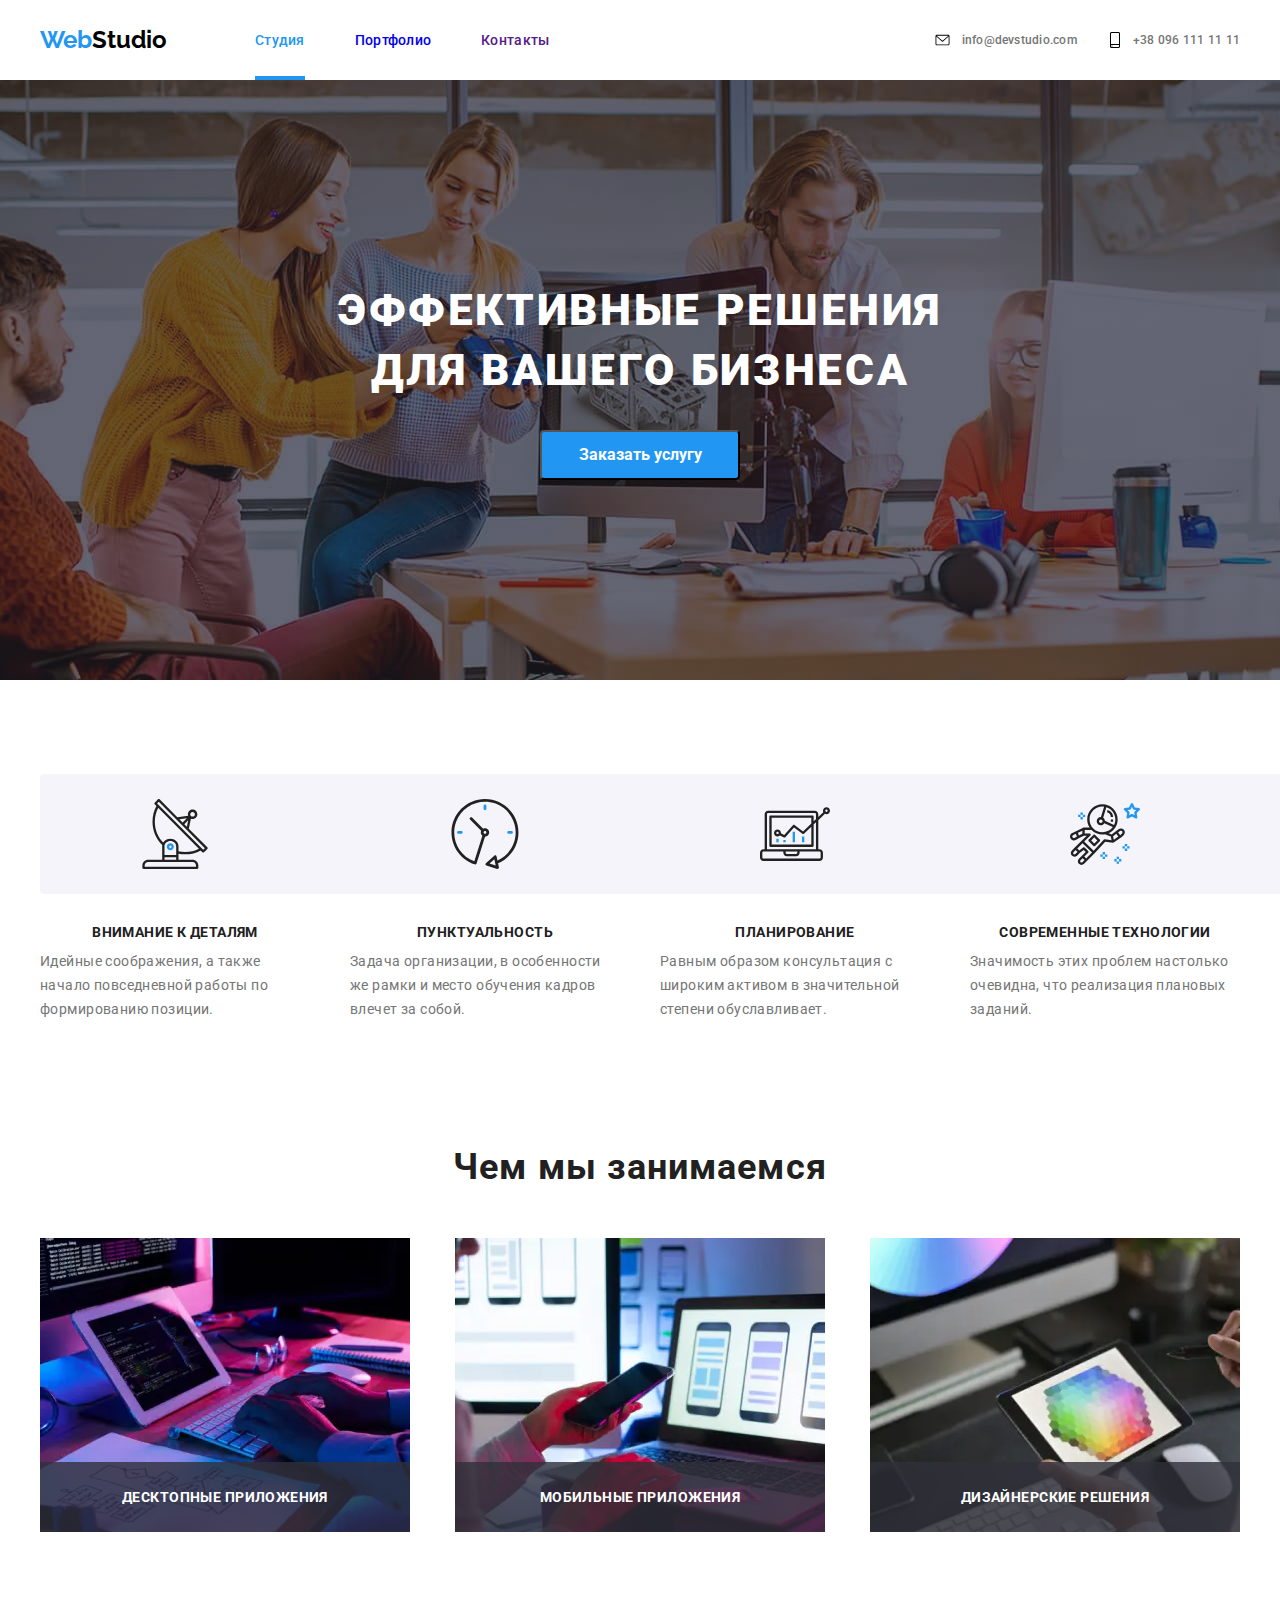
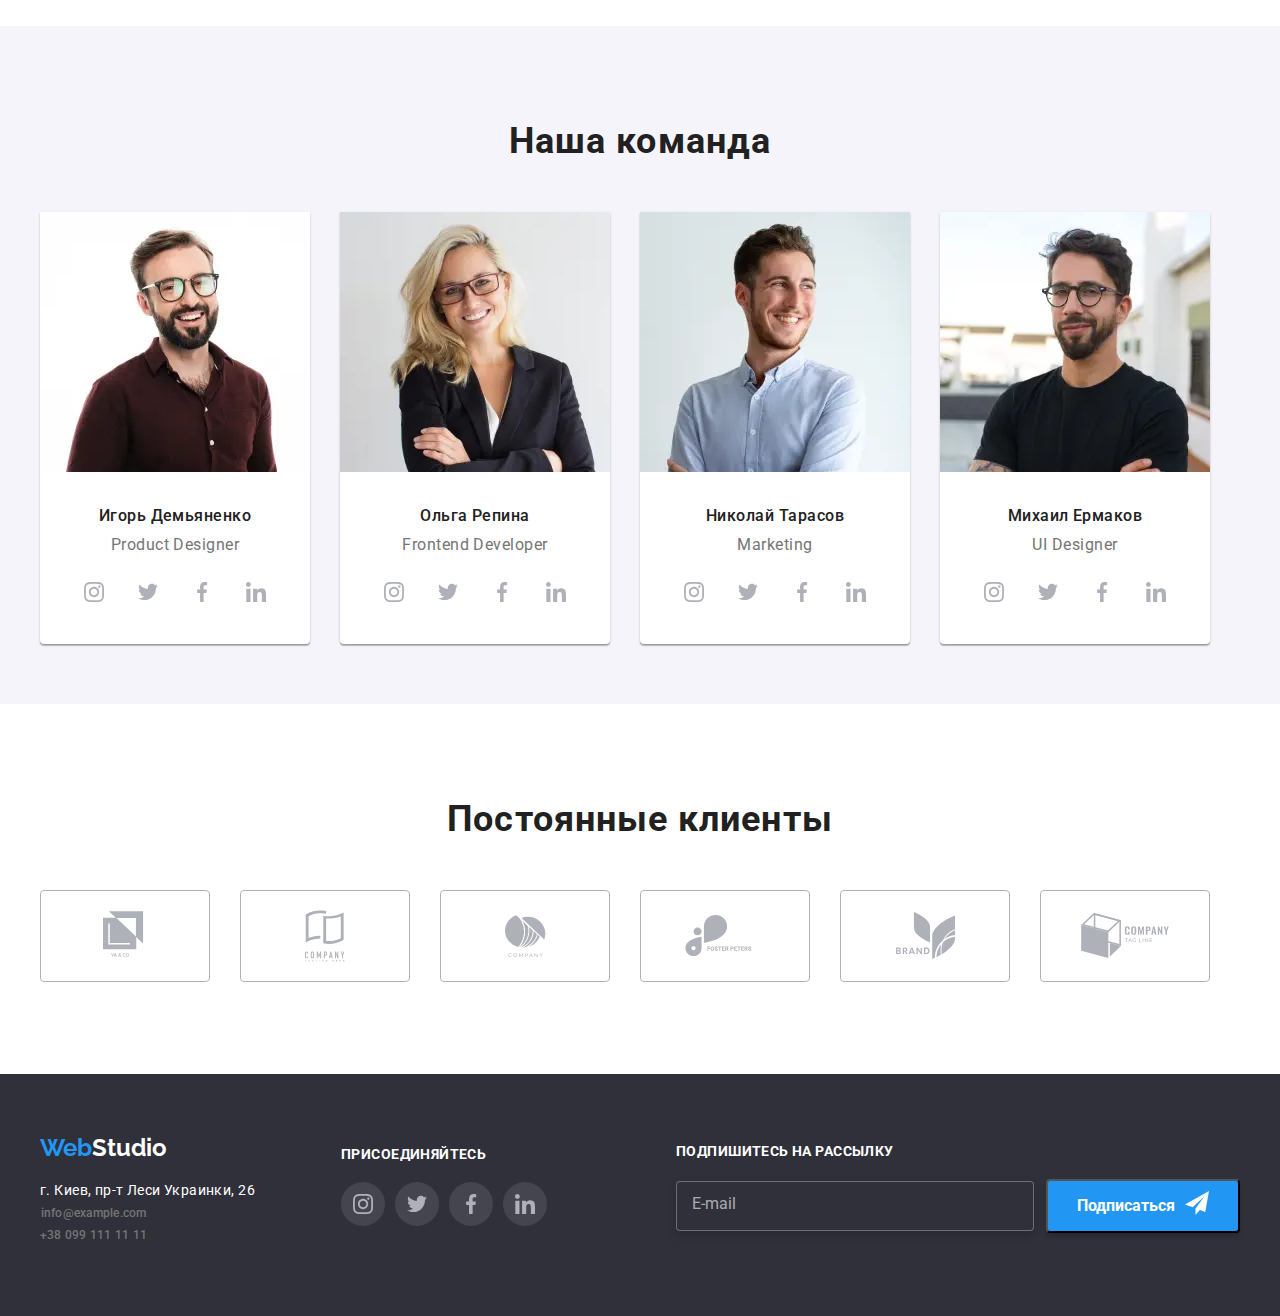
<file: index.html>
<!DOCTYPE html>
<html lang="ru">
<head>
    <meta charset="UTF-8">
    <meta name="viewport" content="width=device-width, initial-scale=1.0">
    <title lang="en">WebStudio</title>
    <link <link href="https://fonts.googleapis.com/css2?family=Raleway:wght@700&family=Roboto:wght@400;500;700;900&display=swap" rel="stylesheet">
    <link rel="stylesheet" href="https://cdnjs.cloudflare.com/ajax/libs/modern-normalize/1.0.0/modern-normalize.min.css" integrity="sha512-ISS7cAi1PEhQ8jnbJpJZMd29NlhNj4AWYyLOSp2CE/CsHxTCu+r+t0D2yoJudVrd0/8fTVPUVDzY5Tvli75u/g==" crossorigin="anonymous" />
    <link rel="stylesheet" href="https://cdnjs.cloudflare.com/ajax/libs/animate.css/4.1.1/animate.min.css"/>
    <link rel="stylesheet" href="./css/main.min.css">
</head>
<!---->
<body>
    <header class="header">
        <div class="container">
                 <nav class="nav">
                    <a class="container-nav-logo head-logo animate__bounce" lang="en" href="#">
                        <span class="logo-first">Web</span><span class="logo-second">Studio</span>
                    </a>
                    <button type="button" class="close-menu-btn is-open" data-menu-button>
                        <svg class="close-menu-icon" aria-label="Переключатель мобильного меню">
                            <use  class="close-btn-icon"  href="./symbol-defs.svg#icon-close_40px-1"></use>
                            <use class="menu-btn-icon"  href="./symbol-defs.svg#icon-menu_40px-1"></use>
                        </svg>
                    </button>
                    <div class="additional-menu is-open" data-menu>
                        <ul class="container-nav-nav-list">
                            <li class="nav-list"><a class="nav-list-studio current-studio" href="index.html">Студия</a></li>
                            <li class="nav-list"><a class="nav-list-portfolio" href="portfolio.html">Портфолио</a></li>
                            <li class="nav-list"><a class="nav-list-contacts" href="">Контакты</a></li>                               
                        </ul>
                        <ul class="container-contacts">
                            <li class="contacts-envelope contacts">
                                 
                                <a class="mail" href="mailto:info@devstudio.com"><svg class="icon-envelope">
                                    <use  href="./symbol-defs.svg#icon-envelope"></use></svg>info@devstudio.com</a>
                            </li>
                            <li class="contacts-smartphone contacts">
                                
                                <a class="tel " href="tel:+380961111111"><svg class="icon-smartphone">
                                    <use  href="./symbol-defs.svg#icon-smartphone-1"></use></svg>+38 096 111 11 11</a>
                            </li>
                        </ul> 
                    </div>   
                </nav>                      
        </div>                    
    </header>
    <main>
        <!-- HERO -->
        <section class="hero">
                <h1 class="hero-title">Эффективные решения<br> для вашего бизнеса</h1>
                <button class="hero-btn" data-modal-open type="button">Заказать услугу</button>
        </section>
        <!-- Преимущества работы -->
        <section class="advantages-section container">
            <!-- <h2>Преимущества работы с нами</h2> -->
            <ul class="advantages-section-list">
                
                <li class="advantages">
                    <div class="advantages-icon-container"><svg class="advantages-icon-container-icon"><use href="./symbol-defs.svg#icon-antenna-1-1"></use></svg></div>                
                    <h3 class="advantages-title">Внимание к деталям</h3>
                    <p class="advantages-discription">Идейные соображения, а также начало повседневной работы по формированию позиции.</p>
                </li>
                <li class="advantages">
                    <div class="advantages-icon-container"><svg class="advantages-icon-container-icon"><use href="./symbol-defs.svg#icon-clock-1-1"></use></svg></div>
                    <h3 class="advantages-title">Пунктуальность</h3>
                    <p class="advantages-discription">Задача организации, в особенности же рамки и место обучения кадров влечет за собой.</p>
                </li>
                <li class="advantages">
                    <div class="advantages-icon-container"><svg class="advantages-icon-container-icon"><use href="./symbol-defs.svg#icon-diagram-1-1"></use></svg></div>
                    <h3 class="advantages-title">Планирование</h3>
                    <p class="advantages-discription">Равным образом консультация с широким активом в значительной степени обуславливает.</p>
                </li>
                <li class="advantages">
                    <div class="advantages-icon-container"><svg class="advantages-icon-container-icon"><use href="./symbol-defs.svg#icon-astronaut-1-1"></use></svg></div>
                    <h3 class="advantages-title">Современные технологии</h3>
                    <p class="advantages-discription">Значимость этих проблем настолько очевидна, что реализация плановых заданий.</p>
                </li>
               
            </ul>
        </section>
        <!--Чем мы занимаемся-->
        <section class="we_made container">  
                <h2 class="we_made-title">Чем мы занимаемся</h2>
                <ul class="we_made_job-list">
                    <li>
                        <picture>
                            <source
                                srcset="./Images/Wemade/desk-webp/img1.webp 1x, ./Images/Wemade/desk-webp/img2.webp 2x"
                                media="(min-width:1200px)" type="image/webp">
                            <source
                                srcset="./Images/Wemade/desk-jpg/img1.jpg 1x, ./Images/Wemade/desk-jpg/img2.jpg 2x"
                                media="(min-width:1200px)" >   
                            <img class="we-made-foto" src="Images/img.jpg" alt="Ноутбук на столе.">
                        </picture>
                        <p class="we-made-item">Десктопные приложения</p>
                    </li>
                    <li>
                        <picture>
                            <source
                                srcset="./Images/Wemade/desk-webp/img3.webp 1x, ./Images/Wemade/desk-webp/img4.webp 2x"
                                media="(min-width:1200px)" type="image/webp">
                            <source
                                srcset="./Images/Wemade/desk-jpg/img3.jpg 1x, ./Images/Wemade/desk-jpg/img4.jpg 2x"
                                media="(min-width:1200px)" >   
                            <img class="we-made-foto" src="Images/img(1).jpg" alt="Телефон.">
                        </picture>
                        <p class="we-made-item">Мобильные приложения</p>
                    </li>
                    <li>
                        <picture>
                            <source
                                srcset="./Images/Wemade/desk-webp/img5.webp 1x, ./Images/Wemade/desk-webp/img6.webp 2x"
                                media="(min-width:1200px)" type="image/webp">
                            <source
                                srcset="./Images/Wemade/desk-jpg/img5.jpg 1x, ./Images/Wemade/desk-jpg/img6.jpg 2x"
                                media="(min-width:1200px)" >   
                            <img class="we-made-foto" src="Images/img(2).jpg" alt="Планшет.">
                        </picture>
                        <p class="we-made-item">Дизайнерские решения</p>
                    </li>
                </ul>
        </section>
        <!-- Наша команда -->
        <section class="our_team">
            <div class="container-our_team container">
                <h2 class="our_team-tilte">Наша команда</h2>
                <ul class="our-team-list">
                    <li class="our_team-item">
                        <picture>
                            <source
                                srcset="./Images/Team/desk-webp/img1.webp 1x, ./Images/Team/desk-webp/img2.webp 2x"
                                media="(min-width:1200px)" type="image/webp">
                            <source
                                srcset="./Images/Team/desk-jpg/img3.jpg 1x, ./Images/Team/desk-webp/img2.jpg 2x"
                                media="(min-width:1200px)">
                            <source
                                srcset="./Images/Team/tab-webp/img1.webp 1x, ./Images/Team/tab-webp/img2.webp 2x"
                                media="(min-width:768px)" type="image/webp">
                            <source
                                srcset="./Images/Team/tab-jpg/img1.jpg 1x, ./Images/Team/tab-jpg/img2.jpg 2x"
                                media="(min-width:768px)">
                            <source
                                srcset="./Images/Team/mob-webp/img1.webp 1x, ./Images/Team/mob-webp/img2.webp 2x"
                                media="(min-width:320px)" type="image/webp">
                            <source
                                srcset="./Images/Team/mob-jpg/img1.jpg 1x, ./Images/Team/mob-jpg/img2.jpg 2x"
                                media="(min-width:320px)">
                            <img class="img-team-item" src="Images/img(3).jpg" alt="Игорь Демьяненко" >
                        </picture>
                        <div class="name"><h3 class="our_team-item-title">Игорь Демьяненко</h3></div>
                        <div class="position"><p lang="en" class="our_team-item-position">Product Designer</p>
                            <ul class="social-list">
                                <li class="social-list-item"><a class="social-link" href="#"><svg class="social-icon"><use href="./symbol-defs.svg#icon-instagram-2-1"></use></svg></a></li>
                                <li class="social-list-item"><a class="social-link" href="#"><svg class="social-icon"><use href="./symbol-defs.svg#icon-twitter-1-1"></use></svg></a></li>
                                <li class="social-list-item"><a class="social-link" href="#"><svg class="social-icon"><use href="./symbol-defs.svg#icon-facebook-1-1"></use></svg></a></li>
                                <li class="social-list-item"><a class="social-link" href="#"><svg class="social-icon"><use href="./symbol-defs.svg#icon-linkedin-1-1"></use></svg></a></li>
                            </ul>
                        </div>
                    </li>
                    <li class="our_team-item">
                        <picture>
                            <source
                                srcset="./Images/Team/desk-webp/img3.webp 1x, ./Images/Team/desk-webp/img4.webp 2x"
                                media="(min-width:1200px)" type="image/webp">
                            <source
                                srcset="./Images/Team/desk-jpg/img3.jpg 1x, ./Images/Team/desk-webp/img4.jpg 2x"
                                media="(min-width:1200px)">
                            <source
                                srcset="./Images/Team/tab-webp/img3.webp 1x, ./Images/Team/tab-webp/img4.webp 2x"
                                media="(min-width:768px)" type="image/webp">
                            <source
                                srcset="./Images/Team/tab-jpg/img3.jpg 1x, ./Images/Team/tab-jpg/img4.jpg 2x"
                                media="(min-width:768px)">
                            <source
                                srcset="./Images/Team/mob-webp/img3.webp 1x, ./Images/Team/mob-webp/img4.webp 2x"
                                media="(min-width:320px)" type="image/webp">
                            <source
                                srcset="./Images/Team/mob-jpg/img3.jpg 1x, ./Images/Team/mob-jpg/img4.jpg 2x"
                                media="(min-width:320px)">
                            <img class="img-team-item" src="Images/img(4).jpg" alt="Ольга Репина" >
                        </picture>
                        
                        <div class="name"><h3 class="our_team-item-title">Ольга Репина</h3></div>
                        <div class="position"><p lang="en" class="our_team-item-position">Frontend Developer</p>
                            <ul class="social-list">
                                <li class="social-list-item"><a class="social-link" href="#"><svg class="social-icon"><use href="./symbol-defs.svg#icon-instagram-2-1"></use></svg></a></li>
                                <li class="social-list-item"><a class="social-link" href="#"><svg class="social-icon"><use href="./symbol-defs.svg#icon-twitter-1-1"></use></svg></a></li>
                                <li class="social-list-item"><a class="social-link" href="#"><svg class="social-icon"><use href="./symbol-defs.svg#icon-facebook-1-1"></use></svg></a></li>
                                <li class="social-list-item"><a class="social-link" href="#"><svg class="social-icon"><use href="./symbol-defs.svg#icon-linkedin-1-1"></use></svg></a></li>
                            </ul>
                        </div>
                    </li>
                    <li class="our_team-item">
                        <picture>
                            <source
                                srcset="./Images/Team/desk-webp/img5.webp 1x, ./Images/Team/desk-webp/img6.webp 2x"
                                media="(min-width:1200px)" type="image/webp">
                            <source
                                srcset="./Images/Team/desk-jpg/img5.jpg 1x, ./Images/Team/desk-webp/img6.jpg 2x"
                                media="(min-width:1200px)">
                            <source
                                srcset="./Images/Team/tab-webp/img5.webp 1x, ./Images/Team/tab-webp/img6.webp 2x"
                                media="(min-width:768px)" type="image/webp">
                            <source
                                srcset="./Images/Team/tab-jpg/img5.jpg 1x, ./Images/Team/tab-jpg/img6.jpg 2x"
                                media="(min-width:768px)">
                            <source
                                srcset="./Images/Team/mob-webp/img5.webp 1x, ./Images/Team/mob-webp/img6.webp 2x"
                                media="(min-width:320px)" type="image/webp">
                            <source
                                srcset="./Images/Team/mob-jpg/img5.jpg 1x, ./Images/Team/mob-jpg/img6.jpg 2x"
                                media="(min-width:320px)">
                            <img class="img-team-item" src="Images/img(5).jpg" alt="Николай Тарасов">
                        </picture>
                        
                        <div class="name"><h3 class="our_team-item-title">Николай Тарасов</h3></div>
                        <div class="position"><p lang="en" class="our_team-item-position">Marketing</p>
                            <ul class="social-list">
                                <li class="social-list-item"><a class="social-link" href="#"><svg class="social-icon"><use href="./symbol-defs.svg#icon-instagram-2-1"></use></svg></a></li>
                                <li class="social-list-item"><a class="social-link" href="#"><svg class="social-icon"><use href="./symbol-defs.svg#icon-twitter-1-1"></use></svg></a></li>
                                <li class="social-list-item"><a class="social-link" href="#"><svg class="social-icon"><use href="./symbol-defs.svg#icon-facebook-1-1"></use></svg></a></li>
                                <li class="social-list-item"><a class="social-link" href="#"><svg class="social-icon"><use href="./symbol-defs.svg#icon-linkedin-1-1"></use></svg></a></li>
                            </ul>
                        </div>
                    </li>
                    <li class="our_team-item">
                        <picture>
                            <source
                                srcset="./Images/Team/desk-webp/img7.webp 1x, ./Images/Team/desk-webp/img8.webp 2x"
                                media="(min-width:1200px)" type="image/webp">
                            <source
                                srcset="./Images/Team/desk-jpg/img7.jpg 1x, ./Images/Team/desk-webp/img8.jpg 2x"
                                media="(min-width:1200px)">
                            <source
                                srcset="./Images/Team/tab-webp/img7.webp 1x, ./Images/Team/tab-webp/img8.webp 2x"
                                media="(min-width:768px)" type="image/webp">
                            <source
                                srcset="./Images/Team/tab-jpg/img7.jpg 1x, ./Images/Team/tab-jpg/img8.jpg 2x"
                                media="(min-width:768px)">
                            <source
                                srcset="./Images/Team/mob-webp/img7.webp 1x, ./Images/Team/mob-webp/img8.webp 2x"
                                media="(min-width:320px)" type="image/webp">
                            <source
                                srcset="./Images/Team/mob-jpg/img7.jpg 1x, ./Images/Team/mob-jpg/img8.jpg 2x"
                                media="(min-width:320px)">
                            <img class="img-team-item" src="Images/img(6).jpg" alt="Михаил Ермаков">
                        </picture>
                        
                        <div class="name"><h3 class="our_team-item-title">Михаил Ермаков</h3></div>
                        <div class="position"><p lang="en" class="our_team-item-position">UI Designer</p>
                            <ul class="social-list">
                                <li class="social-list-item"><a class="social-link" href="#"><svg class="social-icon"><use href="./symbol-defs.svg#icon-instagram-2-1"></use></svg></a></li>
                                <li class="social-list-item"><a class="social-link" href="#"><svg class="social-icon"><use href="./symbol-defs.svg#icon-twitter-1-1"></use></svg></a></li>
                                <li class="social-list-item"><a class="social-link" href="#"><svg class="social-icon"><use href="./symbol-defs.svg#icon-facebook-1-1"></use></svg></a></li>
                                <li class="social-list-item"><a class="social-link" href="#"><svg class="social-icon"><use href="./symbol-defs.svg#icon-linkedin-1-1"></use></svg></a></li>
                            </ul>                            
                        </div>
                    </li>
                </ul>
            </div>
        </section>
<!--Постоянные клиенты-->
        <section class="constant-clients container">
            <h2 class="constant-clients-title">Постоянные клиенты</h2>
            <ul class="constant-clients-list">
                <li class="const-item"><a class="clients-link" href="#"><svg class="const-icon" width="44.3" height="49.3" ><use  class="const-item" href="./symbol-defs.svg#icon-logo-1-1"></use></svg></a></li>
                <li class="const-item"><a class="clients-link" href="#"><svg class="const-icon" width="40" height="52" ><use  class="const-item" href="./symbol-defs.svg#icon-logo-2-1"></use></svg></a></li>
                <li class="const-item"><a class="clients-link" href="#"><svg class="const-icon" width="41" height="42.6" ><use class="const-item"  href="./symbol-defs.svg#icon-logo-3-1"></use></svg></a></li>
                <li class="const-item"><a class="clients-link" href="#"><svg class="const-icon" width="79.7" height="42" ><use  class="const-item" href="./symbol-defs.svg#icon-logo-4-1"></use></svg></a></li>
                <li class="const-item"><a class="clients-link" href="#"><svg class="const-icon" width="59" height="47" ><use  class="const-item" href="./symbol-defs.svg#icon-logo-5-1"></use></svg></a></li>
                <li class="const-item"><a class="clients-link" href="#"><svg class="const-icon" width="88.5" height="45.5" ><use  class="const-item" href="./symbol-defs.svg#icon-logo-6-1"></use></svg></a></li>
            </ul>
        </section>
    </main> 
    <footer class="footer">
        <div class="container footer-all">
            <div class="footer-content">
                <div class="container-adress">
                    <div class="container-logo">
                        <a class="container-nav-logo foot-logo" lang="en" href="#"> 
                            <span class="logo-first">Web</span><span class="logo-foot">Studio</span></a> 
                    </div>
                    <address class="adress">
                        <div class="container-adress">
                            <p class="adress-sity">г. Киев, пр-т Леси Украинки, 26</p>
                            <ul class="contacts">
                                <li><a class="mail mail-footer" href="mailto:info@example.com">info@example.com</a></li>
                                <li><a class="tel tel-footer" href="tel:+380991111111">+38 099 111 11 11</a></li>
                            </ul>
                        </div>
                    </address>
                </div>
                <div class="container-join">
                    <p class="join">присоединяйтесь</p>
                    <ul class="social-list">
                            <li class="social-list-item social-list-footer"><a class="social-link social-link-footer" href="#"><svg class="social-icon"><use href="./symbol-defs.svg#icon-instagram-2-1"></use></svg></a></li>
                            <li class="social-list-item social-list-footer"><a class="social-link social-link-footer" href="#"><svg class="social-icon"><use href="./symbol-defs.svg#icon-twitter-1-1"></use></svg></a></li>
                            <li class="social-list-item social-list-footer"><a class="social-link social-link-footer" href="#"><svg class="social-icon"><use href="./symbol-defs.svg#icon-facebook-1-1"></use></svg></a></li>
                            <li class="social-list-item social-list-footer"><a class="social-link social-link-footer" href="#"><svg class="social-icon"><use href="./symbol-defs.svg#icon-linkedin-1-1"></use></svg></a></li>
                    </ul>
                </div>
            </div> 
            <div class="footer-form">
                <p class="footer-form-title">Подпишитесь на рассылку</p>
                    <form>
                        <div class="form-shape">
                            <input class="footer-input-mail" type="text" name="footer-form-name" placeholder=" " id="form-mail" >
                            <label class="footer-form-name" for="form-mail">E-mail</label>
                            <button type="submit" class="footer-form-btn">
                                <span class="footer-btn-title">Подписаться</span>
                                <svg  class="footer-form-icon"><use href="./symbol-defs.svg#icon-icon-send-1"></use></svg>
                            </button>
                        </div>
                    </form>   
            </div>   
        </div>    
    </footer>  

    <div class="backdrop is-hidden" data-modal>
        <div class="modal">
            <button class="modal-btn-close" type="button" data-modal-close>
                <svg  class="modal-close-icon">
                    <use href="./symbol-defs.svg#icon-close-black-18dp-2-1-1"></use>
                </svg>
            </button>
            <p class="modal-title" >Оставьте свои данные, мы вам перезвоним</p>
            <form class="modal-form" >
                <div class="container-modal-form">
                    <div class="modal-form-field" >
                        <label class="modal-form-label">
                        Имя
                        <input class="modal-form-input" name="name" type="text"  />
                        <svg class="modal-form-icon-name"><use href="./symbol-defs.svg#icon-Vector-1-1"></use></svg></label>
                    </div>
                    <div class="modal-form-field" >
                        <label class="modal-form-label" >
                        Телефон
                        <input class="modal-form-input" name="tel" type="tel" />
                        <svg class="modal-form-icon-tel"><use href="./symbol-defs.svg#icon-Vector-2-1"></use></svg> </label>
                    </div>
                    <div class="modal-form-field" >
                        <label class="modal-form-label">
                        Почта
                        <input class="modal-form-input" name="mail" type="email"/>
                        <svg class="modal-form-icon-mail"><use href="./symbol-defs.svg#icon-Vector-3-1"></use></svg></label>
                    </div>
                    <div class="modal-form-field form-textarea" >
                        <label class="modal-form-label" >
                        Комментарий
                        <textarea class="modal-form-textarea" name="comment" placeholder="Введите текст"></textarea></label>
                    </div>
                </div>
                    <div class="modal-policy">
                        <label class="modal-policy-label" >
                            <input class="checkbox" name="policy" type="checkbox" />
                            <svg class="checkbox-icon">
                                <use href="./symbol-defs.svg#icon-Vector-7-1"></use>
                            </svg>
                            Соглашаюсь с рассылкой и принимаю<a class="modal-policy-link" href="#"> Условия договора</a>
                        </label>
                    </div>
                    <div class="container-modal-btn"><button class="modal-form-btn" type="submit">Отправить</button></div>
                
            </form>
            
        </div>
    </div>
    <script src="./JS/modal.js"></script>
    <script src="./JS/mobilemenu.js"></script>
</body>
</html>
</file>
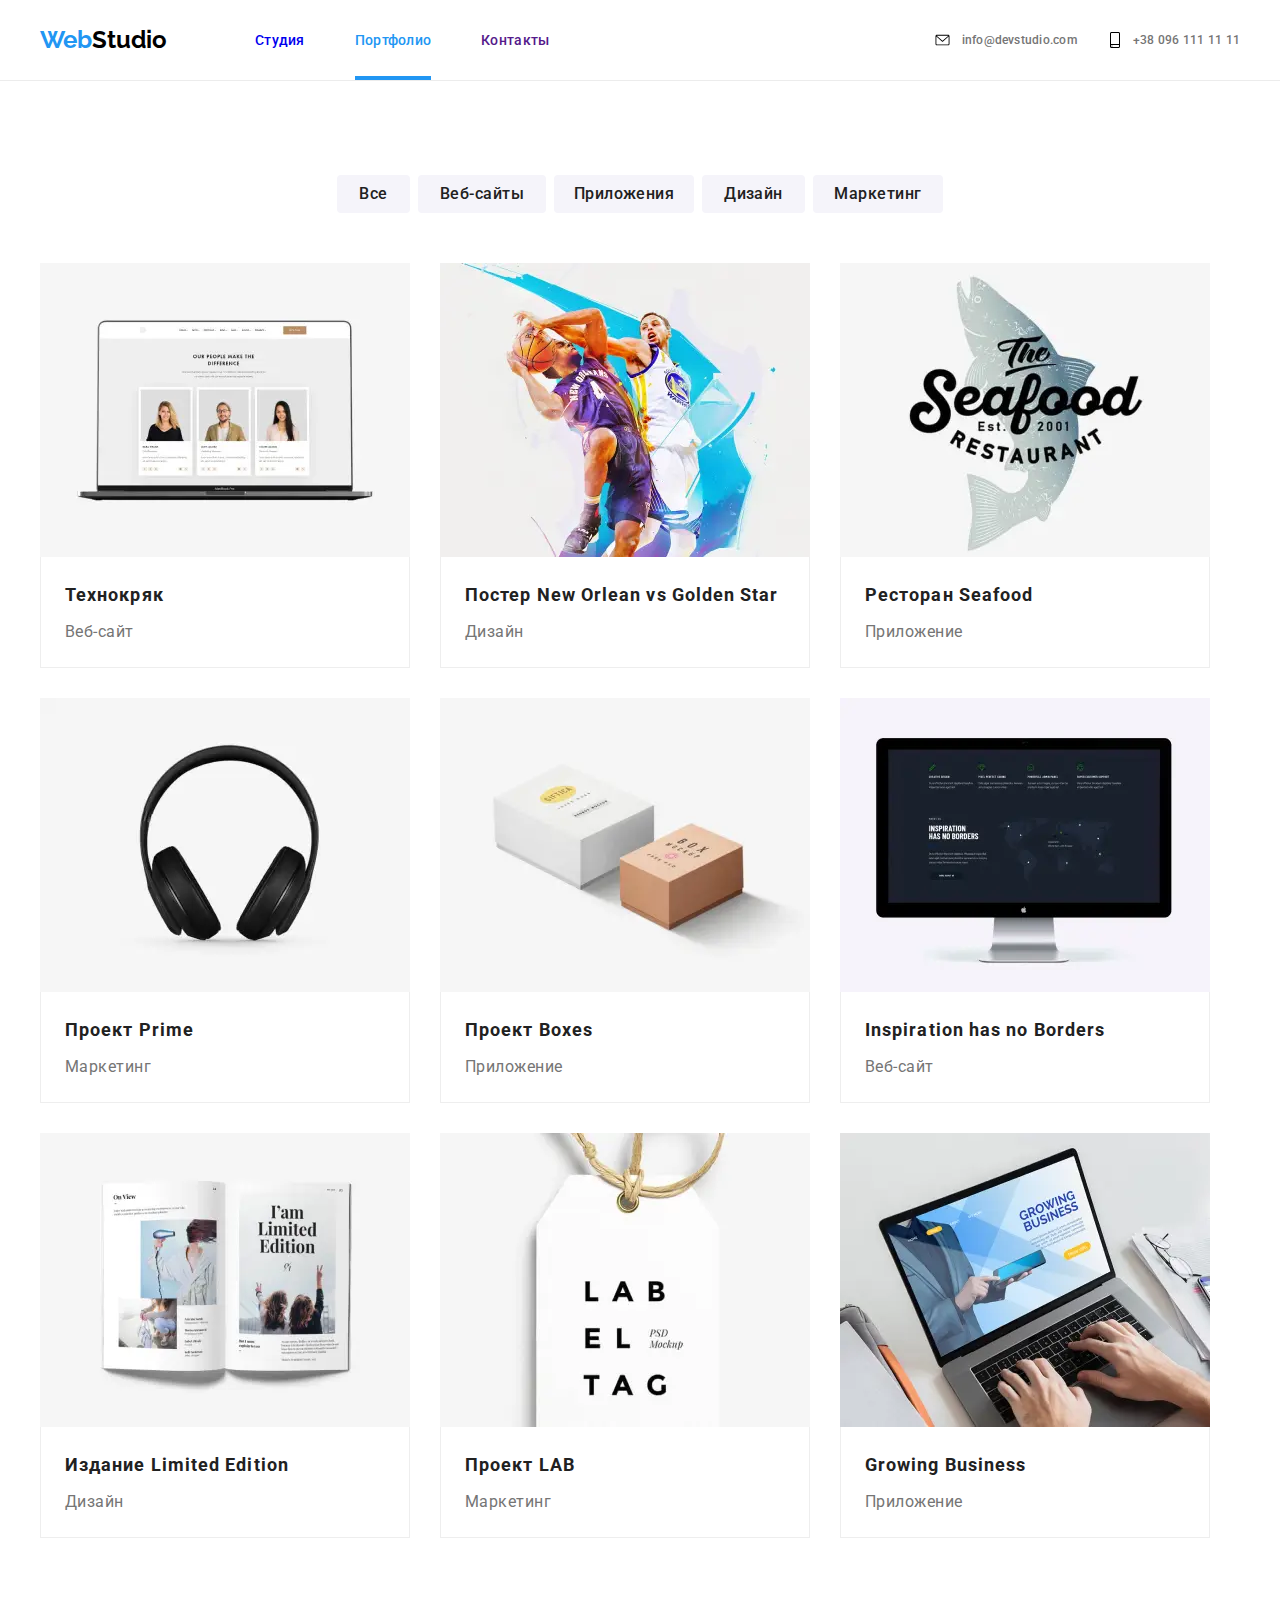
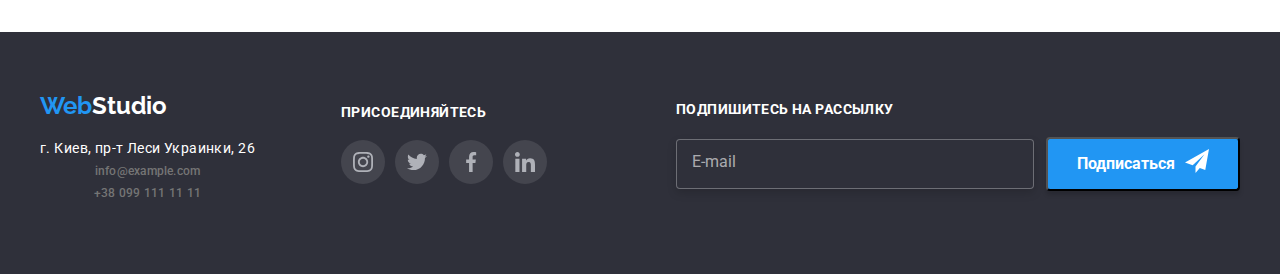
<file: portfolio.html>
<!DOCTYPE html>
<html lang="ru">
<head>
    <meta charset="UTF-8">
    <meta name="viewport" content="width=device-width, initial-scale=1.0">
    <title lang="en">WebStudio</title>
    <link href="https://fonts.googleapis.com/css2?family=Raleway:wght@700&family=Roboto:wght@400;500;700;900&display=swap" rel="stylesheet">
    <link rel="stylesheet" href="https://cdnjs.cloudflare.com/ajax/libs/modern-normalize/1.0.0/modern-normalize.min.css" integrity="sha512-ISS7cAi1PEhQ8jnbJpJZMd29NlhNj4AWYyLOSp2CE/CsHxTCu+r+t0D2yoJudVrd0/8fTVPUVDzY5Tvli75u/g==" crossorigin="anonymous" />
    <link rel="stylesheet" href="./css/portfolio.min.css">
</head>
<body class="portfolio-body">
    <header class="header header-portfolio">
        <div class="container">
                 <nav class="nav">
                    <a class="container-nav-logo head-logo animate__bounce" lang="en" href="#">
                        <span class="logo-first">Web</span><span class="logo-second">Studio</span>
                    </a>
                    <button type="button" class="close-menu-btn is-open" data-menu-button>
                        <svg class="close-menu-icon" aria-label="Переключатель мобильного меню">
                            <use  class="close-btn-icon"  href="./symbol-defs.svg#icon-close_40px-1"></use>
                            <use class="menu-btn-icon"  href="./symbol-defs.svg#icon-menu_40px-1"></use>
                        </svg>
                    </button>
                    <div class="additional-menu is-open" data-menu>
                        <ul class="container-nav-nav-list">
                            <li class="nav-list"><a class="nav-list-studio" href="index.html">Студия</a></li>
                            <li class="nav-list"><a class="nav-list-portfolio current-portfolio" href="portfolio.html">Портфолио</a></li>
                            <li class="nav-list"><a class="nav-list-contacts" href="">Контакты</a></li>                               
                        </ul>
                        <ul class="container-contacts">
                            <li class="contacts-envelope contacts">
                                 
                                <a class="mail" href="mailto:info@devstudio.com"><svg class="icon-envelope">
                                    <use  href="./symbol-defs.svg#icon-envelope"></use></svg>info@devstudio.com</a>
                            </li>
                            <li class="contacts-smartphone contacts">
                                
                                <a class="tel " href="tel:+380961111111"><svg class="icon-smartphone">
                                    <use  href="./symbol-defs.svg#icon-smartphone-1"></use></svg>+38 096 111 11 11</a>
                            </li>
                        </ul> 
                    </div>   
                </nav>                      
        </div>                    
    </header>
    <main>
        
            <section class="btn-section container">
                <ul class="btn-list">
                    <li class="btn-sheet"><button class="btn-item btn-first" type="button">Все</button></li>
                    <li class="btn-sheet"><button class="btn-item btn-second" type="button">Веб-сайты</button></li>
                    <li class="btn-sheet"><button class="btn-item btn-third" type="button">Приложения</button></li>
                    <li class="btn-sheet"><button class="btn-item btn-fourth" type="button">Дизайн</button></li>
                    <li class="btn-sheet"><button class="btn-item btn-fifth" type="button">Маркетинг</button></li>
                </ul>
            </section>
            <section class="examples">
                <ul class="examples-list container">
                            <li class="examples-item">
                                <a class="examples-link" href="#">
                                    <div class="item-one">
                                            <div class="examples-foto">
                                                <picture class="examples-picture">
                                                    <source
                                                        srcset="./Images/portfolio/desk-webp/img1.webp 1x, ./Images/portfolio/desk-webp/img11.webp 2x"
                                                        media="(min-width:1200px)" type="image/webp">
                                                    <source
                                                        srcset="./Images/portfolio/desk-jpg/img1.jpg 1x, ./Images/portfolio/desk-jpg/img11.jpg 2x"
                                                        media="(min-width:1200px)">
                                                    <source
                                                        srcset="./Images/portfolio/tab-webp/img1.webp 1x, ./Images/portfolio/tab-webp/img11.webp 2x"
                                                        media="(min-width:768px)" type="image/webp">
                                                    <source
                                                        srcset="./Images/portfolio/tab-jpg/img1.jpg 1x, ./Images/portfolio/tab-jpg/img11.jpg 2x"
                                                        media="(min-width:768px)">
                                                    <source
                                                        srcset="./Images/portfolio/mob-webp/img1.webp 1x, ./Images/portfolio/mob-webp/img11.webp 2x"
                                                        media="(min-width:320px)" type="image/webp">
                                                    <source
                                                        srcset="./Images/portfolio/mob-jpg/img1.jpg 1x, ./Images/portfolio/mob-jpg/img11.jpg 2x"
                                                        media="(min-width:320px)">
                                                    <img class="examples-item-picture" src="Images/portfolio/img.png" alt="Ноутбук с примером работы" >
                                                </picture>    
                                                    <div class="examples-text"><p>Технокряк это современная площадка распространения коронавируса. Компании используют эту платформу для цифрового шпионажа и атак на защищённые сервера конкурентов.</p></div>
                                            
                                            </div>
                                        <div class="card"><h2 class="examples-title">Технокряк</h2><p class="example-description">Веб-сайт</p></div>
                                    </div>
                                </a>
                            </li>
                            <li class="examples-item">
                                <a class="examples-link" href="#">
                                    <div class="item-one">
                                        <div class="examples-foto">
                                            <picture class="examples-picture">
                                                <source
                                                    srcset="./Images/portfolio/desk-webp/img2.webp 1x, ./Images/portfolio/desk-webp/img21.webp 2x"
                                                    media="(min-width:1200px)" type="image/webp">
                                                <source
                                                    srcset="./Images/portfolio/desk-jpg/img2.jpg 1x, ./Images/portfolio/desk-jpg/img21.jpg 2x"
                                                    media="(min-width:1200px)">
                                                <source
                                                    srcset="./Images/portfolio/tab-webp/img2.webp 1x, ./Images/portfolio/tab-webp/img21.webp 2x"
                                                    media="(min-width:768px)" type="image/webp">
                                                <source
                                                    srcset="./Images/portfolio/tab-jpg/img2.jpg 1x, ./Images/portfolio/tab-jpg/img21.jpg 2x"
                                                    media="(min-width:768px)">
                                                <source
                                                    srcset="./Images/portfolio/mob-webp/img2.webp 1x, ./Images/portfolio/mob-webp/img21.webp 2x"
                                                    media="(min-width:320px)" type="image/webp">
                                                <source
                                                    srcset="./Images/portfolio/mob-jpg/img2.jpg 1x, ./Images/portfolio/mob-jpg/img21.jpg 2x"
                                                    media="(min-width:320px)">
                                                    <img class="examples-item-picture" src="Images/portfolio/img-1.png" alt="Ноутбук с примером работы">
                                            </picture> 
                                            
                                            <div class="examples-text"><p>Технокряк это современная площадка распространения коронавируса. Компании используют эту платформу для цифрового шпионажа и атак на защищённые сервера конкурентов.</p></div>
                                        </div>
                                        <div class="card"><h2 class="examples-title">Постер <span lang="en"> New Orlean vs Golden Star</span></h2><p class="example-description">Дизайн</p></div>
                                    </div>
                                </a>
                            </li>
                            <li class="examples-item">
                                <a class="examples-link" href="#">
                                    <div class="item-one">
                                        <div class="examples-foto">
                                            <picture class="examples-picture">
                                                <source
                                                    srcset="./Images/portfolio/desk-webp/img3.webp 1x, ./Images/portfolio/desk-webp/img31.webp 2x"
                                                    media="(min-width:1200px)" type="image/webp">
                                                <source
                                                    srcset="./Images/portfolio/desk-jpg/img3.jpg 1x, ./Images/portfolio/desk-jpg/img31.jpg 2x"
                                                    media="(min-width:1200px)">
                                                <source
                                                    srcset="./Images/portfolio/tab-webp/img3.webp 1x, ./Images/portfolio/tab-webp/img31.webp 2x"
                                                    media="(min-width:768px)" type="image/webp">
                                                <source
                                                    srcset="./Images/portfolio/tab-jpg/img3.jpg 1x, ./Images/portfolio/tab-jpg/img31.jpg 2x"
                                                    media="(min-width:768px)">
                                                <source
                                                    srcset="./Images/portfolio/mob-webp/img3.webp 1x, ./Images/portfolio/mob-webp/img31.webp 2x"
                                                    media="(min-width:320px)" type="image/webp">
                                                <source
                                                    srcset="./Images/portfolio/mob-jpg/img3.jpg 1x, ./Images/portfolio/mob-jpg/img31.jpg 2x"
                                                    media="(min-width:320px)">
                                                    <img class="examples-item-picture" src="Images/portfolio/img-2.png" alt="Ноутбук с примером работы">
                                            </picture> 
                                            
                                            <div class="examples-text"><p>Технокряк это современная площадка распространения коронавируса. Компании используют эту платформу для цифрового шпионажа и атак на защищённые сервера конкурентов.</p></div>
                                        </div>
                                        <div class="card"><h2 class="examples-title">Ресторан <span lang="en">Seafood</span></h2><p class="example-description">Приложение</p></div>
                                    </div>
                                </a>
                            </li>
                            <li class="examples-item">
                                <a class="examples-link" href="#">
                                    <div class="item-one">
                                        <div class="examples-foto">
                                            <picture class="examples-picture">
                                                <source
                                                    srcset="./Images/portfolio/desk-webp/img4.webp 1x, ./Images/portfolio/desk-webp/img41.webp 2x"
                                                    media="(min-width:1200px)" type="image/webp">
                                                <source
                                                    srcset="./Images/portfolio/desk-jpg/img4.jpg 1x, ./Images/portfolio/desk-jpg/img41.jpg 2x"
                                                    media="(min-width:1200px)">
                                                <source
                                                    srcset="./Images/portfolio/tab-webp/img4.webp 1x, ./Images/portfolio/tab-webp/img41.webp 2x"
                                                    media="(min-width:768px)" type="image/webp">
                                                <source
                                                    srcset="./Images/portfolio/tab-jpg/img4.jpg 1x, ./Images/portfolio/tab-jpg/img41.jpg 2x"
                                                    media="(min-width:768px)">
                                                <source
                                                    srcset="./Images/portfolio/mob-webp/img4.webp 1x, ./Images/portfolio/mob-webp/img41.webp 2x"
                                                    media="(min-width:320px)" type="image/webp">
                                                <source
                                                    srcset="./Images/portfolio/mob-jpg/img4.jpg 1x, ./Images/portfolio/mob-jpg/img41.jpg 2x"
                                                    media="(min-width:320px)">
                                                <img class="examples-item-picture" src="Images/portfolio/img-3.png" alt="Ноутбук с примером работы" >
                                            </picture> 
                                            
                                            <div class="examples-text"><p>Технокряк это современная площадка распространения коронавируса. Компании используют эту платформу для цифрового шпионажа и атак на защищённые сервера конкурентов.</p></div>
                                        </div>
                                        <div class="card"><h2 class="examples-title">Проект <span lang="en">Prime</span></h2><p class="example-description">Маркетинг</p></div>
                                    </div>
                                </a>
                            </li>
                            <li class="examples-item">
                                <a class="examples-link" href="#">
                                    <div class="item-one">
                                        <div class="examples-foto">
                                            <picture class="examples-picture">
                                                <source
                                                    srcset="./Images/portfolio/desk-webp/img5.webp 1x, ./Images/portfolio/desk-webp/img51.webp 2x"
                                                    media="(min-width:1200px)" type="image/webp">
                                                <source
                                                    srcset="./Images/portfolio/desk-jpg/img5.jpg 1x, ./Images/portfolio/desk-jpg/img51.jpg 2x"
                                                    media="(min-width:1200px)">
                                                <source
                                                    srcset="./Images/portfolio/tab-webp/img5.webp 1x, ./Images/portfolio/tab-webp/img51.webp 2x"
                                                    media="(min-width:768px)" type="image/webp">
                                                <source
                                                    srcset="./Images/portfolio/tab-jpg/img5.jpg 1x, ./Images/portfolio/tab-jpg/img51.jpg 2x"
                                                    media="(min-width:768px)">
                                                <source
                                                    srcset="./Images/portfolio/mob-webp/img5.webp 1x, ./Images/portfolio/mob-webp/img51.webp 2x"
                                                    media="(min-width:320px)" type="image/webp">
                                                <source
                                                    srcset="./Images/portfolio/mob-jpg/img5.jpg 1x, ./Images/portfolio/mob-jpg/img51.jpg 2x"
                                                    media="(min-width:320px)">
                                                <img class="examples-item-picture" src="Images/portfolio/img-4.png" alt="Ноутбук с примером работы" >
                                            </picture> 
                                            
                                            <div class="examples-text"><p>Технокряк это современная площадка распространения коронавируса. Компании используют эту платформу для цифрового шпионажа и атак на защищённые сервера конкурентов.</p></div>
                                        </div>
                                        <div class="card"><h2 class="examples-title">Проект <span lang="en">Boxes</span></h2><p class="example-description">Приложение</p></div>
                                    </div>
                                </a>
                            </li>
                            <li class="examples-item">
                                <a class="examples-link" href="#">
                                    <div class="item-one">
                                        <div class="examples-foto">
                                            <picture class="examples-picture">
                                                <source
                                                    srcset="./Images/portfolio/desk-webp/img6.webp 1x, ./Images/portfolio/desk-webp/img61.webp 2x"
                                                    media="(min-width:1200px)" type="image/webp">
                                                <source
                                                    srcset="./Images/portfolio/desk-jpg/img6.jpg 1x, ./Images/portfolio/desk-jpg/img61.jpg 2x"
                                                    media="(min-width:1200px)">
                                                <source
                                                    srcset="./Images/portfolio/tab-webp/img6.webp 1x, ./Images/portfolio/tab-webp/img61.webp 2x"
                                                    media="(min-width:768px)" type="image/webp">
                                                <source
                                                    srcset="./Images/portfolio/tab-jpg/img6.jpg 1x, ./Images/portfolio/tab-jpg/img61.jpg 2x"
                                                    media="(min-width:768px)">
                                                <source
                                                    srcset="./Images/portfolio/mob-webp/img6.webp 1x, ./Images/portfolio/mob-webp/img61.webp 2x"
                                                    media="(min-width:320px)" type="image/webp">
                                                <source
                                                    srcset="./Images/portfolio/mob-jpg/img6.jpg 1x, ./Images/portfolio/mob-jpg/img61.jpg 2x"
                                                    media="(min-width:320px)">
                                                <img class="examples-item-picture" src="Images/portfolio/img-5.png" alt="Ноутбук с примером работы" >
                                            </picture> 
                                            
                                            <div class="examples-text"><p>Технокряк это современная площадка распространения коронавируса. Компании используют эту платформу для цифрового шпионажа и атак на защищённые сервера конкурентов.</p></div>
                                        </div>
                                        <div class="card"><h2 class="examples-title" lang="en">Inspiration has no Borders</h2><p class="example-description">Веб-сайт</p></div>
                                    </div>
                                </a>
                            </li>
                            <li class="examples-item">
                                <a class="examples-link" href="#">
                                    <div class="item-one">
                                        <div class="examples-foto">
                                            <picture class="examples-picture">
                                                <source
                                                    srcset="./Images/portfolio/desk-webp/img7.webp 1x, ./Images/portfolio/desk-webp/img71.webp 2x"
                                                    media="(min-width:1200px)" type="image/webp">
                                                <source
                                                    srcset="./Images/portfolio/desk-jpg/img7.jpg 1x, ./Images/portfolio/desk-jpg/img71.jpg 2x"
                                                    media="(min-width:1200px)">
                                                <source
                                                    srcset="./Images/portfolio/tab-webp/img7.webp 1x, ./Images/portfolio/tab-webp/img71.webp 2x"
                                                    media="(min-width:768px)" type="image/webp">
                                                <source
                                                    srcset="./Images/portfolio/tab-jpg/img7.jpg 1x, ./Images/portfolio/tab-jpg/img71.jpg 2x"
                                                    media="(min-width:768px)">
                                                <source
                                                    srcset="./Images/portfolio/mob-webp/img7.webp 1x, ./Images/portfolio/mob-webp/img71.webp 2x"
                                                    media="(min-width:320px)" type="image/webp">
                                                <source
                                                    srcset="./Images/portfolio/mob-jpg/img7.jpg 1x, ./Images/portfolio/mob-jpg/img71.jpg 2x"
                                                    media="(min-width:320px)">
                                                <img class="examples-item-picture" src="Images/portfolio/img-6.png" alt="Ноутбук с примером работы" ">
                                            </picture> 
                                            
                                            <div class="examples-text"><p>Технокряк это современная площадка распространения коронавируса. Компании используют эту платформу для цифрового шпионажа и атак на защищённые сервера конкурентов.</p></div>
                                        </div>
                                        <div class="card"><h2 class="examples-title">Издание <span lang="en">Limited Edition</span></h2><p class="example-description">Дизайн</p></div>
                                    </div>
                                </a>
                            </li>
                            <li class="examples-item">
                                <a class="examples-link" href="#">
                                    <div class="item-one">
                                        <div class="examples-foto">
                                            <picture class="examples-picture">
                                                <source
                                                    srcset="./Images/portfolio/desk-webp/img8.webp 1x, ./Images/portfolio/desk-webp/img81.webp 2x"
                                                    media="(min-width:1200px)" type="image/webp">
                                                <source
                                                    srcset="./Images/portfolio/desk-jpg/img8.jpg 1x, ./Images/portfolio/desk-jpg/img81.jpg 2x"
                                                    media="(min-width:1200px)">
                                                <source
                                                    srcset="./Images/portfolio/tab-webp/img8.webp 1x, ./Images/portfolio/tab-webp/img81.webp 2x"
                                                    media="(min-width:768px)" type="image/webp">
                                                <source
                                                    srcset="./Images/portfolio/tab-jpg/img8.jpg 1x, ./Images/portfolio/tab-jpg/img81.jpg 2x"
                                                    media="(min-width:768px)">
                                                <source
                                                    srcset="./Images/portfolio/mob-webp/img8.webp 1x, ./Images/portfolio/mob-webp/img81.webp 2x"
                                                    media="(min-width:320px)" type="image/webp">
                                                <source
                                                    srcset="./Images/portfolio/mob-jpg/img8.jpg 1x, ./Images/portfolio/mob-jpg/img81.jpg 2x"
                                                    media="(min-width:320px)">
                                                <img class="examples-item-picture" src="Images/portfolio/img-7.png" alt="Ноутбук с примером работы" >
                                            </picture> 
                                            
                                            <div class="examples-text"><p>Технокряк это современная площадка распространения коронавируса. Компании используют эту платформу для цифрового шпионажа и атак на защищённые сервера конкурентов.</p></div>
                                        </div>
                                        <div class="card"><h2 class="examples-title">Проект <span lang="en">LAB</span></h2><p class="example-description">Маркетинг</p></div>
                                    </div>
                                </a>
                            </li>
                            <li class="examples-item">
                                <a class="examples-link" href="#">
                                    <div class="item-one">
                                        <div class="examples-foto">
                                            <picture class="examples-picture">
                                                <source
                                                    srcset="./Images/portfolio/desk-webp/img9.webp 1x, ./Images/portfolio/desk-webp/img91.webp 2x"
                                                    media="(min-width:1200px)" type="image/webp">
                                                <source
                                                    srcset="./Images/portfolio/desk-jpg/img9.jpg 1x, ./Images/portfolio/desk-jpg/img91.jpg 2x"
                                                    media="(min-width:1200px)">
                                                <source
                                                    srcset="./Images/portfolio/tab-webp/img9.webp 1x, ./Images/portfolio/tab-webp/img91.webp 2x"
                                                    media="(min-width:768px)" type="image/webp">
                                                <source
                                                    srcset="./Images/portfolio/tab-jpg/img9.jpg 1x, ./Images/portfolio/tab-jpg/img91.jpg 2x"
                                                    media="(min-width:768px)">
                                                <source
                                                    srcset="./Images/portfolio/mob-webp/img9.webp 1x, ./Images/portfolio/mob-webp/img91.webp 2x"
                                                    media="(min-width:320px)" type="image/webp">
                                                <source
                                                    srcset="./Images/portfolio/mob-jpg/img9.jpg 1x, ./Images/portfolio/mob-jpg/img91.jpg 2x"
                                                    media="(min-width:320px)">
                                                <img class="examples-item-picture" src="Images/portfolio/img-8.png" alt="Ноутбук с примером работы" >
                                            </picture> 
                                            
                                            <div class="examples-text"><p>Технокряк это современная площадка распространения коронавируса. Компании используют эту платформу для цифрового шпионажа и атак на защищённые сервера конкурентов.</p></div>
                                        </div>
                                        <div class="card"><h2 class="examples-title" lang="en">Growing Business</h2><p class="example-description">Приложение</p></div>
                                    </div>
                                </a>
                            </li>
                </ul>
            </section>    
    </main>
    <footer class="footer">
        <div class="container footer-all">
            <div class="footer-content">
                <div class="container-adress">
                    <div class="container-logo">
                        <a class="container-nav-logo head-logo" lang="en" href="#"> 
                            <span class="logo-first">Web</span><span class="logo-foot">Studio</span></a> 
                    </div>
                    <address class="adress">
                        
                            <p class="adress-sity">г. Киев, пр-т Леси Украинки, 26</p>
                            <ul class="contacts">
                                <li><a class="mail mail-footer" href="mailto:info@example.com">info@example.com</a></li>
                                <li><a class="tel tel-footer" href="tel:+380991111111">+38 099 111 11 11</a></li>
                            </ul>
                    </address>
                </div>
                <div class="container-join">
                    <p class="join">присоединяйтесь</p>
                    <ul class="social-list">
                            <li class="social-list-item social-list-footer"><a class="social-link social-link-footer" href="#"><svg class="social-icon"><use href="./symbol-defs.svg#icon-instagram-2-1"></use></svg></a></li>
                            <li class="social-list-item social-list-footer"><a class="social-link social-link-footer" href="#"><svg class="social-icon"><use href="./symbol-defs.svg#icon-twitter-1-1"></use></svg></a></li>
                            <li class="social-list-item social-list-footer"><a class="social-link social-link-footer" href="#"><svg class="social-icon"><use href="./symbol-defs.svg#icon-facebook-1-1"></use></svg></a></li>
                            <li class="social-list-item social-list-footer"><a class="social-link social-link-footer" href="#"><svg class="social-icon"><use href="./symbol-defs.svg#icon-linkedin-1-1"></use></svg></a></li>
                    </ul>
                </div>
            </div> 
            <div class="footer-form">
                <p class="footer-form-title">Подпишитесь на рассылку</p>
                    <form>
                        <div class="form-shape">
                            <input class="footer-input-mail" type="text" name="footer-form-name" placeholder=" " id="form-mail" >
                            <label class="footer-form-name" for="form-mail">E-mail</label>
                            <button type="submit" class="footer-form-btn">
                                <span class="footer-btn-title">Подписаться</span>
                                <svg  class="footer-form-icon"><use href="./symbol-defs.svg#icon-icon-send-1"></use></svg>
                            </button>
                        </div>
                    </form>   
            </div>   
        </div>    
    </footer>  
    <script src="./JS/modal.js"></script>
    <script src="./JS/mobilemenu.js"></script>   
</body>
</html>
</file>
<file: css/main.min.css>
.container{width:100%;padding:0 15px}@media screen and (min-width: 480px){.container{max-width:480px;margin:0 auto}}@media screen and (min-width: 768px){.container{max-width:768px;padding:0 15px}}@media screen and (min-width: 1200px){.container{max-width:1200px;padding:0 15px}}h1,h2,h3,h4,h5,h6{margin:0}ul,ol{margin:0;padding:0}p{margin:0}body{margin:0}.container-nav-logo{font-size:24px;font-weight:700;line-height:1.167;font-family:Raleway,sans-serif;text-decoration:none;-webkit-animation-duration:1000ms;animation-duration:1000ms}.logo-first{color:#2196F3}.close-btn-icon,.menu-btn-icon{fill:#000000;-webkit-transition:250ms cubic-bezier(0.4, 0, 0.2, 1);transition:250ms cubic-bezier(0.4, 0, 0.2, 1)}.close-menu-btn:hover .close-btn-icon,.close-menu-btn:focus .close-btn-icon,.close-menu-btn:hover .menu-btn-icon,.close-menu-btn:focus .menu-btn-icon{fill:#2196F3}.close-menu-btn{background-color:transparent;border:none}.close-menu-icon{width:40px;height:40px;fill:#000000}.close-menu-btn .close-btn-icon{display:none}.close-menu-btn.is-open .close-btn-icon{display:block}.close-menu-btn.is-open .menu-btn-icon{display:none}.logo-second{color:#000000}.header{padding-bottom:25px;padding-top:24px}.nav{position:relative;display:-webkit-box;display:-ms-flexbox;display:flex;-webkit-box-align:center;-ms-flex-align:center;align-items:center;-webkit-box-pack:justify;-ms-flex-pack:justify;justify-content:space-between}.additional-menu{opacity:0;position:absolute;z-index:100;width:100%;height:393px;top:100%;left:0;-webkit-transform:translateY(24px);transform:translateY(24px);background-color:white;display:-webkit-box;display:-ms-flexbox;display:flex;-webkit-box-orient:vertical;-webkit-box-direction:normal;-ms-flex-direction:column;flex-direction:column;-webkit-box-align:center;-ms-flex-align:center;align-items:center}.additional-menu.is-open{opacity:1}.nav-list{font-family:Roboto;font-style:normal;font-weight:500;font-size:18px;line-height:1.167;letter-spacing:0.02em;color:#212121}a{text-decoration:none}ul{list-style-type:none}.nav-list-studio{position:relative}.nav-list-portfolio{position:relative}.container-nav-nav-list{padding-top:60px;margin-bottom:60px;display:-webkit-box;display:-ms-flexbox;display:flex;-webkit-box-orient:vertical;-webkit-box-direction:normal;-ms-flex-direction:column;flex-direction:column;-webkit-box-align:center;-ms-flex-align:center;align-items:center}.nav-list:not(:last-child){margin-bottom:40px}.mail,.tel{font-family:Roboto;font-style:normal;font-weight:500;font-size:18px;line-height:1.167;letter-spacing:0.02em;color:#757575;display:-webkit-box;display:-ms-flexbox;display:flex;-webkit-box-align:center;-ms-flex-align:center;align-items:center}.mail{margin-bottom:16px}.icon-envelope{width:19px;height:14px;margin-right:10px}.icon-smartphone{width:16px;height:20px;margin-right:10px}.container-contacts{display:-webkit-box;display:-ms-flexbox;display:flex;-webkit-box-orient:vertical;-webkit-box-direction:normal;-ms-flex-direction:column;flex-direction:column}.contacts-smartphone,.contacts-envelope{display:-webkit-box;display:-ms-flexbox;display:flex;-webkit-box-orient:horizontal;-webkit-box-direction:normal;-ms-flex-direction:row;flex-direction:row;-webkit-box-align:center;-ms-flex-align:center;align-items:center;padding:0;margin:0}.mail,.tel{display:-webkit-box;display:-ms-flexbox;display:flex;-webkit-box-align:center;-ms-flex-align:center;align-items:center}.mail:hover,.mail:focus,.tel:hover,.tel:focus{color:#2196F3}.nav-list-studio:hover,.nav-list-studio:focus,.nav-list-portfolio:hover,.nav-list-portfolio:focus,.nav-list-contacts:hover,.nav-list-contacts:focus{color:#2196F3}.icon-envelope:hover,.icon-envelope:focus,.icon-smartphone:hover,.icon-smartphone:focus{fill:#2196F3}.mail:focus .icon-envelope,.mail:hover .icon-envelope,.tel:hover .icon-smartphone,.tel:focus .icon-smartphone{fill:#2196F3}.current-studio{color:#2196F3}.current-studio::after{content:'';display:block;width:100%;height:4px;background-color:#2196F3;position:absolute;top:30px}.current-portfolio{color:#2196F3}.current-portfolio::after{content:'';width:100%;display:block;height:4px;background-color:#2196F3;position:absolute;top:30px}.nav-list-studio,.nav-list-portfolio,.nav-list-contacts,.mail,.tel{-webkit-transition:250ms cubic-bezier(0.4, 0, 0.2, 1);transition:250ms cubic-bezier(0.4, 0, 0.2, 1);display:block}@media screen and (min-width: 768px){.additional-menu{opacity:1;position:static;-webkit-transform:translateY(0);transform:translateY(0);height:-webkit-max-content;height:-moz-max-content;height:max-content;display:-webkit-box;display:-ms-flexbox;display:flex;-webkit-box-orient:horizontal;-webkit-box-direction:normal;-ms-flex-direction:row;flex-direction:row;-webkit-box-align:center;-ms-flex-align:center;align-items:center;-webkit-box-pack:justify;-ms-flex-pack:justify;justify-content:space-between}.container-nav-nav-list{-webkit-box-orient:horizontal;-webkit-box-direction:normal;-ms-flex-direction:row;flex-direction:row;-webkit-box-align:center;-ms-flex-align:center;align-items:center;-webkit-box-pack:center;-ms-flex-pack:center;justify-content:center;margin:0;padding:0}.nav-list:not(:last-child){margin:0;margin-right:50px}.close-menu-btn{display:none}.nav{position:static;display:-webkit-box;display:-ms-flexbox;display:flex;-webkit-box-align:center;-ms-flex-align:center;align-items:center}.head-logo{margin-right:88px}.header{padding:26px 0;display:-webkit-box;display:-ms-flexbox;display:flex;-webkit-box-align:center;-ms-flex-align:center;align-items:center}.nav-list{font-family:Roboto;font-style:normal;font-weight:500;font-size:14px;line-height:1.143;letter-spacing:0.02em;color:#212121}.mail,.tel{font-family:Roboto;font-style:normal;font-weight:500;font-size:12px;line-height:1.167;letter-spacing:0.02em;color:#757575;display:-webkit-box;display:-ms-flexbox;display:flex;-webkit-box-align:center;-ms-flex-align:center;align-items:center}.current-studio::after{content:' ';top:55px}.current-portfolio::after{content:' ';top:55px}}@media screen and (min-width: 1200px){.container-contacts{-webkit-box-orient:horizontal;-webkit-box-direction:normal;-ms-flex-direction:row;flex-direction:row;-webkit-box-align:center;-ms-flex-align:center;align-items:center}.mail{margin:0;margin-right:30px;display:-webkit-box;display:-ms-flexbox;display:flex;-webkit-box-align:center;-ms-flex-align:center;align-items:center}.tel{display:-webkit-box;display:-ms-flexbox;display:flex;-webkit-box-align:center;-ms-flex-align:center;align-items:center}.contacts-smartphone,.contacts-envelope{-webkit-box-align:center;-ms-flex-align:center;align-items:center}.current-studio::after{content:' ';top:44px}.current-portfolio::after{content:' ';top:44px}}.hero{background-image:-webkit-gradient(linear, left top, left bottom, from(rgba(47,48,58,0.4)), to(rgba(47,48,58,0.4))),url("../Images/Hero/bgmb.jpg");background-image:linear-gradient(rgba(47,48,58,0.4), rgba(47,48,58,0.4)),url("../Images/Hero/bgmb.jpg");background-repeat:no-repeat;padding:118px 0;display:-webkit-box;display:-ms-flexbox;display:flex;-webkit-box-orient:vertical;-webkit-box-direction:normal;-ms-flex-direction:column;flex-direction:column;-webkit-box-align:center;-ms-flex-align:center;align-items:center;background-size:480px 400px;background-position:center}@media screen and (min-device-pixel-ratio: 2) and (min-width: 320px), screen and (-webkit-min-device-pixel-ratio: 2) and (min-width: 320px), screen and (min-resolution: 192dpi) and (min-width: 320px), screen and (min-resolution: 2dppx) and (min-width: 320px){.hero{background-image:-webkit-gradient(linear, left top, left bottom, from(rgba(47,48,58,0.4)), to(rgba(47,48,58,0.4))),url("../Images/Hero/bgmb2.jpg");background-image:linear-gradient(rgba(47,48,58,0.4), rgba(47,48,58,0.4)),url("../Images/Hero/bgmb2.jpg")}}.hero-title{font-family:Roboto;font-style:normal;font-weight:900;font-size:26px;line-height:1.615;margin-bottom:30px;text-align:center;letter-spacing:0.06em;text-transform:uppercase;color:#FFFFFF}.hero-btn{font-family:Roboto,sans-serif;font-style:normal;font-weight:bold;font-size:16px;line-height:1.875;text-align:center;min-width:200px;min-height:50px;background-color:#2196F3;border-radius:4px;color:#FFFFFF}@media screen and (min-width: 768px){.hero{background-image:-webkit-gradient(linear, left top, left bottom, from(rgba(47,48,58,0.4)), to(rgba(47,48,58,0.4))),url("../Images/Hero/bgtab.jpg");background-image:linear-gradient(rgba(47,48,58,0.4), rgba(47,48,58,0.4)),url("../Images/Hero/bgtab.jpg");background-repeat:no-repeat;padding:118px 0;display:-webkit-box;display:-ms-flexbox;display:flex;-webkit-box-orient:vertical;-webkit-box-direction:normal;-ms-flex-direction:column;flex-direction:column;-webkit-box-align:center;-ms-flex-align:center;align-items:center;background-size:768px 400px}}@media screen and (min-width: 768px) and (min-device-pixel-ratio: 2), screen and (min-width: 768px) and (-webkit-min-device-pixel-ratio: 2), screen and (min-width: 768px) and (min-resolution: 192dpi), screen and (min-width: 768px) and (min-resolution: 2dppx){.hero{background-image:-webkit-gradient(linear, left top, left bottom, from(rgba(47,48,58,0.4)), to(rgba(47,48,58,0.4))),url("../Images/Hero/bgtab2.jpg");background-image:linear-gradient(rgba(47,48,58,0.4), rgba(47,48,58,0.4)),url("../Images/Hero/bgtab2.jpg")}}@media screen and (min-width: 1200px){.hero-title{font-family:Roboto;font-style:normal;font-weight:900;font-size:44px;line-height:1.364;text-align:center;letter-spacing:0.06em;text-transform:uppercase;color:#FFFFFF}.hero{background-image:-webkit-gradient(linear, left top, left bottom, from(rgba(47,48,58,0.4)), to(rgba(47,48,58,0.4))),url("../Images/Hero/bgdt.jpg");background-image:linear-gradient(rgba(47,48,58,0.4), rgba(47,48,58,0.4)),url("../Images/Hero/bgdt.jpg");background-repeat:no-repeat;padding:200px 0;display:-webkit-box;display:-ms-flexbox;display:flex;-webkit-box-orient:vertical;-webkit-box-direction:normal;-ms-flex-direction:column;flex-direction:column;-webkit-box-align:center;-ms-flex-align:center;align-items:center;background-size:1600px 600px}}@media screen and (min-width: 1200px) and (min-device-pixel-ratio: 2), screen and (min-width: 1200px) and (-webkit-min-device-pixel-ratio: 2), screen and (min-width: 1200px) and (min-resolution: 192dpi), screen and (min-width: 1200px) and (min-resolution: 2dppx){.hero{background-image:-webkit-gradient(linear, left top, left bottom, from(rgba(47,48,58,0.4)), to(rgba(47,48,58,0.4))),url("../Images/Hero/bgdt2.jpg");background-image:linear-gradient(rgba(47,48,58,0.4), rgba(47,48,58,0.4)),url("../Images/Hero/bgdt2.jpg")}}.advantages-section-list{padding-top:60px;padding-bottom:60px}.advantages:not(:last-child){margin-bottom:30px}.advantages{display:block;margin-left:auto;margin-right:auto}.advantages-icon-container{padding-top:25px;padding-bottom:25px;background-color:#F5F4FA;border-radius:4px}.advantages-icon-container-icon{display:block;margin-left:auto;margin-right:auto;width:70px;height:70px}.advantages-title{text-align:center;font-family:Roboto,sans-serif;font-style:normal;font-weight:bold;font-size:14px;line-height:1.143;letter-spacing:0.03em;text-transform:uppercase;color:#212121;margin-top:30px}.advantages-discription{font-family:Roboto,sans-serif;font-style:normal;font-weight:normal;font-size:14px;line-height:1.714;letter-spacing:0.03em;color:#757575;margin-top:10px}@media screen and (min-width: 480px){.advantages{max-width:480px}}@media screen and (min-width: 768px){.advantages-section-list{display:-webkit-box;display:-ms-flexbox;display:flex;-ms-flex-wrap:wrap;flex-wrap:wrap;-webkit-box-pack:center;-ms-flex-pack:center;justify-content:center}.advantages{margin:0;width:354px}.advantages:nth-child(odd){margin-right:30px}.advantages-icon-container{padding-left:142px;padding-right:142px;max-width:354px}.advantages-item:nth-child(2n+1){margin-right:30px}}@media screen and (min-width: 1200px){.advantages-section-list{display:-webkit-box;display:-ms-flexbox;display:flex;-webkit-box-pack:justify;-ms-flex-pack:justify;justify-content:space-between;padding:94px 0}.advantages-item{margin:0}.advantages{width:270px}.advantages-icon-container{padding-left:100px;padding-right:100px;margin:0;width:270px}.advantages-icon-container-icon{margin:0}.advantages:nth-child(odd){margin-right:0}}.we_made-title{font-family:Roboto,sans-serif;font-weight:700;font-size:36px;line-height:1.167;text-align:center;letter-spacing:0.03em;color:#212121}.we-made-foto{display:block}.we-made-item{position:absolute;display:-webkit-box;display:-ms-flexbox;display:flex;-webkit-box-pack:center;-ms-flex-pack:center;justify-content:center;padding-top:27px;padding-bottom:27px;background:rgba(47,48,58,0.8);width:370px;-webkit-transform:translateY(-100%);transform:translateY(-100%);font-family:Roboto,sans-serif;font-style:normal;font-weight:bold;font-size:14px;line-height:1.143;text-align:center;letter-spacing:0.03em;text-transform:uppercase;color:#FFFFFF}.we_made{padding-bottom:94px}@media screen and (max-width: 1199px){.we_made{display:none}}.we_made_job-list{position:relative;display:-webkit-box;display:-ms-flexbox;display:flex;-webkit-box-pack:justify;-ms-flex-pack:justify;justify-content:space-between;margin-top:50px}.we_made_job-list:not(:last-child){margin-right:30px}.name{padding-top:30px}.position{margin-top:10px}.our_team-tilte{font-family:Roboto;font-style:normal;font-weight:bold;font-size:28px;line-height:1.18;text-align:center;letter-spacing:0.03em;color:#212121}.our_team-item-title{font-family:Roboto,sans-serif;font-style:normal;font-weight:500;font-size:16px;line-height:1.188;text-align:center;letter-spacing:0.03em;color:#212121}.img-team-item{width:100%;height:460px;-o-object-fit:cover;object-fit:cover}.our_team-item-position{font-family:Roboto,sans-serif;font-style:normal;font-weight:normal;font-size:16px;line-height:1.188;text-align:center;letter-spacing:0.03em;color:#757575;margin-bottom:16px}.our_team-item{border-radius:0 0 4px 4px;-webkit-box-shadow:0px 1px 3px rgba(0,0,0,0.12),0px 1px 1px rgba(0,0,0,0.14),0px 2px 1px rgba(0,0,0,0.2);box-shadow:0px 1px 3px rgba(0,0,0,0.12),0px 1px 1px rgba(0,0,0,0.14),0px 2px 1px rgba(0,0,0,0.2);background-color:#FFFFFF}.our_team{padding-top:60px;padding-bottom:60px;background-color:#F5F4FA}.our-team-list{display:-webkit-box;display:-ms-flexbox;display:flex;-webkit-box-orient:vertical;-webkit-box-direction:normal;-ms-flex-direction:column;flex-direction:column;margin-top:30px;width:-webkit-max-content;width:-moz-max-content;width:max-content}.our_team-item:not(:last-child){margin-bottom:30px}.our_team{background-color:#F5F4FA}.social-list{list-style-type:none}.social-list-item{display:-webkit-box;display:-ms-flexbox;display:flex}.social-list-item:not(:last-child){margin-right:10px}.social-link{display:-webkit-box;display:-ms-flexbox;display:flex;-webkit-box-pack:center;-ms-flex-pack:center;justify-content:center;-webkit-box-align:center;-ms-flex-align:center;align-items:center;width:44px;height:44px;border-radius:50%;-webkit-transition:250ms cubic-bezier(0.4, 0, 0.2, 1);transition:250ms cubic-bezier(0.4, 0, 0.2, 1)}.social-link:hover,.social-link:focus{background-color:#2196F3}.social-list{display:-webkit-box;display:-ms-flexbox;display:flex;-webkit-box-pack:center;-ms-flex-pack:center;justify-content:center;padding-bottom:24px}.social-icon{display:inline-block;margin-left:auto;margin-right:auto;margin-top:auto;margin-bottom:auto;width:20px;height:20px;fill:#AFB1B8}.social-link:hover .social-icon,.social-link:focus .social-icon{fill:#FFFFFF}@media screen and (min-width: 768px){.our-team-list{display:-webkit-box;display:-ms-flexbox;display:flex;-webkit-box-orient:horizontal;-webkit-box-direction:normal;-ms-flex-direction:row;flex-direction:row;width:100%;-ms-flex-wrap:wrap;flex-wrap:wrap}.our_team-item:not(:last-child){margin-bottom:0}.img-team-item{width:354px;height:374px;-o-object-fit:cover;object-fit:cover}.our_team-item:nth-child(odd){margin-right:30px}.our_team-item:nth-child(-n+2){margin-bottom:30px}}@media screen and (min-width: 1200px){.our_team-item:nth-child(odd){margin-right:0}.our_team-item:nth-child(-n+2){margin-bottom:0}.our_team{padding-top:94px;padding-bottom:94pxpx}.img-team-item{width:270px;height:260px;-o-object-fit:cover;object-fit:cover}.social-list{padding-bottom:30px}.our_team-item:not(:last-child){margin-right:30px}.our_team-tilte{font-family:Roboto;font-style:normal;font-weight:bold;font-size:36px;line-height:1.167;text-align:center;letter-spacing:0.03em;color:#212121}.our-team-list{margin-top:50px}}.constant-clients{display:block;padding-top:60px;padding-bottom:60px}.constant-clients-title{font-family:Roboto,sans-serif;font-style:normal;font-weight:bold;font-size:28px;line-height:1.179;text-align:center;letter-spacing:0.03em;color:#212121;margin-bottom:30px}.constant-clients-list{display:-webkit-box;display:-ms-flexbox;display:flex;-ms-flex-wrap:wrap;flex-wrap:wrap;list-style-type:none;width:100%}.const-item{width:calc((90%-60px)/2);height:90px}.clients-link{display:-webkit-box;display:-ms-flexbox;display:flex;-webkit-box-pack:center;-ms-flex-pack:center;justify-content:center;-webkit-box-align:center;-ms-flex-align:center;align-items:center;height:90px;border:1px solid #AFB1B8;border-radius:4px;border-color:#AFB1B8;fill:#AFB1B8}.clients-link:focus,.clients-link:hover{border-color:#2196F3}.clients-link:hover .const-icon,.clients-link:focus .const-icon{fill:#2196F3}@media screen and (min-width: 100px) and (max-width: 767px){.const-item:nth-child(odd){margin-right:30px}.const-item:nth-child(-n+4){margin-bottom:30px}}@media screen and (min-width: 480px) and (max-width: 767px){.const-item{width:210px}}@media screen and (min-width: 768px) and (max-width: 1199px){.const-item{width:226px}.const-item:nth-child(-n+3){margin-bottom:30px}.const-item:nth-child(-n+2){margin-right:30px}.const-item:nth-child(n+5){margin-left:30px}}@media screen and (min-width: 1200px){.const-item{-ms-flex-preferred-size:170px;flex-basis:170px;margin-top:0;margin-bottom:0}.constant-clients{padding-top:94px;padding-bottom:94px}.constant-clients-title{margin-bottom:50px}.constant-clients-title{font-family:Roboto;font-style:normal;font-weight:bold;font-size:36px;line-height:1.167;text-align:center;letter-spacing:0.03em;color:#212121}.const-item:not(:last-child){margin-right:30px}}.footer{background-color:#2F303A;padding:60px 0}.join{font-family:Roboto;font-style:normal;font-weight:bold;font-size:14px;line-height:1.143;letter-spacing:0.03em;text-transform:uppercase;color:#FFFFFF;margin-bottom:20px;display:-webkit-box;display:-ms-flexbox;display:flex;-webkit-box-pack:center;-ms-flex-pack:center;justify-content:center}.footer-all{display:-webkit-box;display:-ms-flexbox;display:flex;-webkit-box-orient:vertical;-webkit-box-direction:normal;-ms-flex-direction:column;flex-direction:column;-webkit-box-align:center;-ms-flex-align:center;align-items:center;-webkit-box-pack:justify;-ms-flex-pack:justify;justify-content:space-between}.footer-form-title{font-family:Roboto,sans-serif;font-style:normal;font-weight:bold;font-size:14px;line-height:1.143;letter-spacing:0.03em;text-transform:uppercase;margin-bottom:20px;color:#FFFFFF;display:-webkit-box;display:-ms-flexbox;display:flex;-webkit-box-pack:center;-ms-flex-pack:center;justify-content:center}.form-shape{position:relative;margin:0;display:-webkit-box;display:-ms-flexbox;display:flex;-webkit-box-orient:vertical;-webkit-box-direction:normal;-ms-flex-direction:column;flex-direction:column;-webkit-box-align:center;-ms-flex-align:center;align-items:center}.footer-btn-title{font-family:Roboto,sans-serif;font-style:normal;font-weight:bold;font-size:16px;line-height:1.875;color:#FFFFFF}.footer-form-btn{background-color:#2196F3;-webkit-box-shadow:0px 4px 4px rgba(0,0,0,0.15);box-shadow:0px 4px 4px rgba(0,0,0,0.15);border-radius:4px;display:-webkit-box;display:-ms-flexbox;display:flex;-webkit-box-orient:horizontal;-webkit-box-direction:normal;-ms-flex-direction:row;flex-direction:row;padding:10px 29px;-webkit-box-pack:center;-ms-flex-pack:center;justify-content:center}.footer-input-mail{border:1px solid rgba(255,255,255,0.3);-webkit-box-sizing:border-box;box-sizing:border-box;-webkit-filter:drop-shadow(0px 4px 4px rgba(0,0,0,0.15));filter:drop-shadow(0px 4px 4px rgba(0,0,0,0.15));border-radius:4px;width:358px;height:50px;background-color:#2F303A;padding-left:75px;color:#ffffff;margin-bottom:20px}.footer-form-name{font-family:Roboto,sans-serif;font-style:normal;font-weight:normal;font-size:16px;line-height:1.25;color:rgba(255,255,255,0.6);position:absolute;top:50%;-webkit-transform:translateY(-230%);transform:translateY(-230%);left:16px}.footer-form-icon{width:24px;height:24px;margin-left:10px}.logo-foot{color:#ffffff}.social-link-footer{background:rgba(255,255,255,0.1)}.social-list-footer:not(:last-child){margin-right:10px}.container-logo{margin-bottom:20px;display:-webkit-box;display:-ms-flexbox;display:flex;-webkit-box-pack:center;-ms-flex-pack:center;justify-content:center}.contacts{display:-webkit-box;display:-ms-flexbox;display:flex;-webkit-box-orient:vertical;-webkit-box-direction:normal;-ms-flex-direction:column;flex-direction:column;-webkit-box-align:center;-ms-flex-align:center;align-items:center}.container-join .container-social-list{padding-left:0}.container-social-list{padding:0;margin-bottom:60px}.adress-sity{font-family:Roboto,sans-serif;font-style:normal;font-weight:normal;font-size:14px;line-height:24px1 0.714;letter-spacing:0.03em;color:#FFFFFF;margin-bottom:8px;display:-webkit-box;display:-ms-flexbox;display:flex;-webkit-box-pack:center;-ms-flex-pack:center;justify-content:center}.mail-footer{display:block;margin-bottom:8px}.tel-footer{margin-bottom:60px}@media screen and (min-width: 768px){.footer-content{display:-webkit-box;display:-ms-flexbox;display:flex;-webkit-box-orient:horizontal;-webkit-box-direction:normal;-ms-flex-direction:row;flex-direction:row;-webkit-box-pack:justify;-ms-flex-pack:justify;justify-content:space-between}.container-adress{margin-right:158px;display:-webkit-box;display:-ms-flexbox;display:flex;-webkit-box-orient:vertical;-webkit-box-direction:normal;-ms-flex-direction:column;flex-direction:column;-webkit-box-align:center;-ms-flex-align:center;align-items:center}.join{margin-top:5px}.foot-logo{margin-right:158px}.mail-footer{margin-right:0}}@media screen and (min-width: 1200px){.footer-all{-webkit-box-orient:horizontal;-webkit-box-direction:normal;-ms-flex-direction:row;flex-direction:row;-webkit-box-align:baseline;-ms-flex-align:baseline;align-items:baseline}.container-adress{-webkit-box-pack:start;-ms-flex-pack:start;justify-content:start;margin-right:0}.container-adress{-webkit-box-align:start;-ms-flex-align:start;align-items:flex-start;margin-right:70px;width:231px}.join{margin-top:12px;-webkit-box-pack:start;-ms-flex-pack:start;justify-content:flex-start}.container-join{margin-right:93px}.footer-form-title{-webkit-box-pack:start;-ms-flex-pack:start;justify-content:flex-start}.footer-input-mail{max-width:358px;margin-right:12px;margin-bottom:0}.form-shape{-webkit-box-orient:horizontal;-webkit-box-direction:normal;-ms-flex-direction:row;flex-direction:row;-webkit-box-align:center;-ms-flex-align:center;align-items:center}.footer-form-name{-webkit-transform:translateY(-60%);transform:translateY(-60%)}.tel-footer{margin:0}.container-social-list{margin-bottom:0}}.backdrop{position:fixed;width:100%;height:100%;z-index:100;top:0;left:0;background:rgba(0,0,0,0.2);-webkit-transition:350ms cubic-bezier(0.4, 0, 0.2, 1);transition:350ms cubic-bezier(0.4, 0, 0.2, 1);-webkit-transform:scale(1);transform:scale(1)}.backdrop.is-hidden{opacity:0;pointer-events:none;-webkit-transform:scale(0.8);transform:scale(0.8)}.modal{position:absolute;top:50%;left:50%;-webkit-transform:translate(-50%, -50%);transform:translate(-50%, -50%);min-width:390px;max-height:609px;background-color:#ffffff}.modal-form-input:hover{fill:#2196F3}.modal-btn-close{position:absolute;right:8px;top:8px;width:30px;height:30px;border-radius:50%;border-color:rgba(0,0,0,0.1);background-color:#FFFFFF;display:-webkit-box;display:-ms-flexbox;display:flex;-webkit-box-pack:center;-ms-flex-pack:center;justify-content:center;-webkit-box-align:center;-ms-flex-align:center;align-items:center;padding:0;-webkit-transition:250ms cubic-bezier(0.4, 0, 0.2, 1);transition:250ms cubic-bezier(0.4, 0, 0.2, 1)}.modal-btn-close:hover,.modal-btn-close:focus{fill:#2196F3}.modal-close-icon{display:block}.modal-form{display:block}.container-modal-form{padding-left:40px;padding-right:40px}.form-textarea{margin-bottom:20px}.modal-form-field{margin-top:10px;display:-webkit-box;display:-ms-flexbox;display:flex;-webkit-box-orient:vertical;-webkit-box-direction:normal;-ms-flex-direction:column;flex-direction:column;-webkit-transition:250ms cubic-bezier(0.4, 0, 0.2, 1);transition:250ms cubic-bezier(0.4, 0, 0.2, 1)}.modal-form-input{-webkit-transition:250ms cubic-bezier(0.4, 0, 0.2, 1);transition:250ms cubic-bezier(0.4, 0, 0.2, 1)}.modal-form-field:hover .modal-form-icon-mail,.modal-form-field:focus .modal-form-icon-mail,.modal-form-field:hover .modal-form-icon-tel,.modal-form-field:focus .modal-form-icon-tel,.modal-form-field:hover .modal-form-icon-name,.modal-form-field:focus .modal-form-icon-name{fill:#2196F3}.modal-form-input:focus+.modal-form-icon-name,.modal-form-input:focus+.modal-form-icon-tel,.modal-form-input:focus+.modal-form-icon-mail{fill:#2196F3}.modal-form-input:focus,.modal-form-textarea:focus{outline-color:#2196F3}.modal-form-field:hover .modal-form-input,.modal-form-field:focus .modal-form-input{border-color:#2196F3}.modal-form-field:focus{fill:#2196F3}.modal-form-input,.modal-form-textarea{margin-top:4px}.modal-form-field input{width:100%;border:1px solid rgba(33,33,33,0.2);-webkit-box-sizing:border-box;box-sizing:border-box;border-radius:4px;min-height:40px;padding-left:38px}.modal-form-field textarea{width:100%;border:1px solid rgba(33,33,33,0.2);-webkit-box-sizing:border-box;box-sizing:border-box;border-radius:4px;min-height:120px;padding:12px}.modal-form-field textarea::-webkit-input-placeholder{font-family:Roboto,sans-serif;font-style:normal;font-weight:normal;font-size:12px;line-height:1.167;letter-spacing:0.01em;color:rgba(117,117,117,0.5);padding-left:4px}.modal-form-field textarea:-ms-input-placeholder{font-family:Roboto,sans-serif;font-style:normal;font-weight:normal;font-size:12px;line-height:1.167;letter-spacing:0.01em;color:rgba(117,117,117,0.5);padding-left:4px}.modal-form-field textarea::-ms-input-placeholder{font-family:Roboto,sans-serif;font-style:normal;font-weight:normal;font-size:12px;line-height:1.167;letter-spacing:0.01em;color:rgba(117,117,117,0.5);padding-left:4px}.modal-form-field textarea::placeholder{font-family:Roboto,sans-serif;font-style:normal;font-weight:normal;font-size:12px;line-height:1.167;letter-spacing:0.01em;color:rgba(117,117,117,0.5);padding-left:4px}.modal-policy{display:-webkit-box;display:-ms-flexbox;display:flex;-webkit-box-pack:center;-ms-flex-pack:center;justify-content:center;margin-bottom:30px}.container-modal-btn{display:-webkit-box;display:-ms-flexbox;display:flex;-webkit-box-pack:center;-ms-flex-pack:center;justify-content:center}.modal-form-field{position:relative}.modal-form-icon-name,.modal-form-icon-tel,.modal-form-icon-mail{position:absolute;top:0;left:0;width:18px;height:18px;-webkit-transform:translateY(28px);transform:translateY(28px);left:12px}.modal-form-btn{font-family:var(--accent-color);font-style:normal;font-weight:bold;font-size:16px;line-height:1.875;background-color:#2196F3;border-color:#2196F3;margin-bottom:40px;color:#FFFFFF;padding:10px 55px;-webkit-box-shadow:0px 4px 4px rgba(0,0,0,0.15);box-shadow:0px 4px 4px rgba(0,0,0,0.15);border-radius:4px}.modal-policy-link{color:#2196F3;margin-left:3px}.modal-policy-label{font-family:Roboto;font-style:normal;font-weight:normal;font-size:12px;line-height:14px;letter-spacing:0.03em;color:#757575;display:-webkit-box;display:-ms-flexbox;display:flex;-webkit-box-align:center;-ms-flex-align:center;align-items:center}.modal-form-field label{font-family:Roboto,sans-serif;font-style:normal;font-weight:normal;font-size:12px;line-height:1.167;letter-spacing:0.01em;color:#757575}.checkbox{-webkit-appearance:none;-moz-appearance:none;appearance:none}.checkbox-icon{display:block;width:16px;height:15px;margin-right:7px}.checkbox:checked+.checkbox-icon{fill:transparent;background-image:url("../Images/icon_check.svg");background-size:cover;background-origin:border-box}.modal-title{font-family:Roboto,sans-serif;font-style:normal;font-weight:bold;font-size:20px;line-height:1.15;text-align:center;letter-spacing:0.03em;color:#212121;padding-top:40px;padding-left:40px;padding-right:40px;margin-bottom:12px}.modal-btn-close .modal-close-icon{width:18px;height:18px}@media screen and (min-width: 480px){.modal{width:450px}}@media screen and (min-width: 1200px){.modal{width:528px;height:581px}.modal-policy-label{font-family:Roboto;font-style:normal;font-weight:normal;font-size:14px;line-height:24px;letter-spacing:0.03em;color:#757575}}
/*# sourceMappingURL=main.min.css.map */
</file>
<file: css/portfolio.min.css>
.container{width:100%;padding:0 15px}@media screen and (min-width: 480px){.container{max-width:480px;margin:0 auto}}@media screen and (min-width: 768px){.container{max-width:768px;padding:0 15px}}@media screen and (min-width: 1200px){.container{max-width:1200px;padding:0 15px}}h1,h2,h3,h4,h5,h6{margin:0}ul,ol{margin:0;padding:0}p{margin:0}body{margin:0}.container-nav-logo{font-size:24px;font-weight:700;line-height:1.167;font-family:Raleway,sans-serif;text-decoration:none;-webkit-animation-duration:1000ms;animation-duration:1000ms}.logo-first{color:#2196F3}.close-btn-icon,.menu-btn-icon{fill:#000000;-webkit-transition:250ms cubic-bezier(0.4, 0, 0.2, 1);transition:250ms cubic-bezier(0.4, 0, 0.2, 1)}.close-menu-btn:hover .close-btn-icon,.close-menu-btn:focus .close-btn-icon,.close-menu-btn:hover .menu-btn-icon,.close-menu-btn:focus .menu-btn-icon{fill:#2196F3}.close-menu-btn{background-color:transparent;border:none}.close-menu-icon{width:40px;height:40px;fill:#000000}.close-menu-btn .close-btn-icon{display:none}.close-menu-btn.is-open .close-btn-icon{display:block}.close-menu-btn.is-open .menu-btn-icon{display:none}.logo-second{color:#000000}.header{padding-bottom:25px;padding-top:24px}.nav{position:relative;display:-webkit-box;display:-ms-flexbox;display:flex;-webkit-box-align:center;-ms-flex-align:center;align-items:center;-webkit-box-pack:justify;-ms-flex-pack:justify;justify-content:space-between}.additional-menu{opacity:0;position:absolute;z-index:100;width:100%;height:393px;top:100%;left:0;-webkit-transform:translateY(24px);transform:translateY(24px);background-color:white;display:-webkit-box;display:-ms-flexbox;display:flex;-webkit-box-orient:vertical;-webkit-box-direction:normal;-ms-flex-direction:column;flex-direction:column;-webkit-box-align:center;-ms-flex-align:center;align-items:center}.additional-menu.is-open{opacity:1}.nav-list{font-family:Roboto;font-style:normal;font-weight:500;font-size:18px;line-height:1.167;letter-spacing:0.02em;color:#212121}a{text-decoration:none}ul{list-style-type:none}.nav-list-studio{position:relative}.nav-list-portfolio{position:relative}.container-nav-nav-list{padding-top:60px;margin-bottom:60px;display:-webkit-box;display:-ms-flexbox;display:flex;-webkit-box-orient:vertical;-webkit-box-direction:normal;-ms-flex-direction:column;flex-direction:column;-webkit-box-align:center;-ms-flex-align:center;align-items:center}.nav-list:not(:last-child){margin-bottom:40px}.mail,.tel{font-family:Roboto;font-style:normal;font-weight:500;font-size:18px;line-height:1.167;letter-spacing:0.02em;color:#757575;display:-webkit-box;display:-ms-flexbox;display:flex;-webkit-box-align:center;-ms-flex-align:center;align-items:center}.mail{margin-bottom:16px}.icon-envelope{width:19px;height:14px;margin-right:10px}.icon-smartphone{width:16px;height:20px;margin-right:10px}.container-contacts{display:-webkit-box;display:-ms-flexbox;display:flex;-webkit-box-orient:vertical;-webkit-box-direction:normal;-ms-flex-direction:column;flex-direction:column}.contacts-smartphone,.contacts-envelope{display:-webkit-box;display:-ms-flexbox;display:flex;-webkit-box-orient:horizontal;-webkit-box-direction:normal;-ms-flex-direction:row;flex-direction:row;-webkit-box-align:center;-ms-flex-align:center;align-items:center;padding:0;margin:0}.mail,.tel{display:-webkit-box;display:-ms-flexbox;display:flex;-webkit-box-align:center;-ms-flex-align:center;align-items:center}.mail:hover,.mail:focus,.tel:hover,.tel:focus{color:#2196F3}.nav-list-studio:hover,.nav-list-studio:focus,.nav-list-portfolio:hover,.nav-list-portfolio:focus,.nav-list-contacts:hover,.nav-list-contacts:focus{color:#2196F3}.icon-envelope:hover,.icon-envelope:focus,.icon-smartphone:hover,.icon-smartphone:focus{fill:#2196F3}.mail:focus .icon-envelope,.mail:hover .icon-envelope,.tel:hover .icon-smartphone,.tel:focus .icon-smartphone{fill:#2196F3}.current-studio{color:#2196F3}.current-studio::after{content:'';display:block;width:100%;height:4px;background-color:#2196F3;position:absolute;top:30px}.current-portfolio{color:#2196F3}.current-portfolio::after{content:'';width:100%;display:block;height:4px;background-color:#2196F3;position:absolute;top:30px}.nav-list-studio,.nav-list-portfolio,.nav-list-contacts,.mail,.tel{-webkit-transition:250ms cubic-bezier(0.4, 0, 0.2, 1);transition:250ms cubic-bezier(0.4, 0, 0.2, 1);display:block}@media screen and (min-width: 768px){.additional-menu{opacity:1;position:static;-webkit-transform:translateY(0);transform:translateY(0);height:-webkit-max-content;height:-moz-max-content;height:max-content;display:-webkit-box;display:-ms-flexbox;display:flex;-webkit-box-orient:horizontal;-webkit-box-direction:normal;-ms-flex-direction:row;flex-direction:row;-webkit-box-align:center;-ms-flex-align:center;align-items:center;-webkit-box-pack:justify;-ms-flex-pack:justify;justify-content:space-between}.container-nav-nav-list{-webkit-box-orient:horizontal;-webkit-box-direction:normal;-ms-flex-direction:row;flex-direction:row;-webkit-box-align:center;-ms-flex-align:center;align-items:center;-webkit-box-pack:center;-ms-flex-pack:center;justify-content:center;margin:0;padding:0}.nav-list:not(:last-child){margin:0;margin-right:50px}.close-menu-btn{display:none}.nav{position:static;display:-webkit-box;display:-ms-flexbox;display:flex;-webkit-box-align:center;-ms-flex-align:center;align-items:center}.head-logo{margin-right:88px}.header{padding:26px 0;display:-webkit-box;display:-ms-flexbox;display:flex;-webkit-box-align:center;-ms-flex-align:center;align-items:center}.nav-list{font-family:Roboto;font-style:normal;font-weight:500;font-size:14px;line-height:1.143;letter-spacing:0.02em;color:#212121}.mail,.tel{font-family:Roboto;font-style:normal;font-weight:500;font-size:12px;line-height:1.167;letter-spacing:0.02em;color:#757575;display:-webkit-box;display:-ms-flexbox;display:flex;-webkit-box-align:center;-ms-flex-align:center;align-items:center}.current-studio::after{content:' ';top:55px}.current-portfolio::after{content:' ';top:55px}}@media screen and (min-width: 1200px){.container-contacts{-webkit-box-orient:horizontal;-webkit-box-direction:normal;-ms-flex-direction:row;flex-direction:row;-webkit-box-align:center;-ms-flex-align:center;align-items:center}.mail{margin:0;margin-right:30px;display:-webkit-box;display:-ms-flexbox;display:flex;-webkit-box-align:center;-ms-flex-align:center;align-items:center}.tel{display:-webkit-box;display:-ms-flexbox;display:flex;-webkit-box-align:center;-ms-flex-align:center;align-items:center}.contacts-smartphone,.contacts-envelope{-webkit-box-align:center;-ms-flex-align:center;align-items:center}.current-studio::after{content:' ';top:44px}.current-portfolio::after{content:' ';top:44px}}.name{padding-top:30px}.position{margin-top:10px}.our_team-tilte{font-family:Roboto;font-style:normal;font-weight:bold;font-size:28px;line-height:1.18;text-align:center;letter-spacing:0.03em;color:#212121}.our_team-item-title{font-family:Roboto,sans-serif;font-style:normal;font-weight:500;font-size:16px;line-height:1.188;text-align:center;letter-spacing:0.03em;color:#212121}.img-team-item{width:100%;height:460px;-o-object-fit:cover;object-fit:cover}.our_team-item-position{font-family:Roboto,sans-serif;font-style:normal;font-weight:normal;font-size:16px;line-height:1.188;text-align:center;letter-spacing:0.03em;color:#757575;margin-bottom:16px}.our_team-item{border-radius:0 0 4px 4px;-webkit-box-shadow:0px 1px 3px rgba(0,0,0,0.12),0px 1px 1px rgba(0,0,0,0.14),0px 2px 1px rgba(0,0,0,0.2);box-shadow:0px 1px 3px rgba(0,0,0,0.12),0px 1px 1px rgba(0,0,0,0.14),0px 2px 1px rgba(0,0,0,0.2);background-color:#FFFFFF}.our_team{padding-top:60px;padding-bottom:60px;background-color:#F5F4FA}.our-team-list{display:-webkit-box;display:-ms-flexbox;display:flex;-webkit-box-orient:vertical;-webkit-box-direction:normal;-ms-flex-direction:column;flex-direction:column;margin-top:30px;width:-webkit-max-content;width:-moz-max-content;width:max-content}.our_team-item:not(:last-child){margin-bottom:30px}.our_team{background-color:#F5F4FA}.social-list{list-style-type:none}.social-list-item{display:-webkit-box;display:-ms-flexbox;display:flex}.social-list-item:not(:last-child){margin-right:10px}.social-link{display:-webkit-box;display:-ms-flexbox;display:flex;-webkit-box-pack:center;-ms-flex-pack:center;justify-content:center;-webkit-box-align:center;-ms-flex-align:center;align-items:center;width:44px;height:44px;border-radius:50%;-webkit-transition:250ms cubic-bezier(0.4, 0, 0.2, 1);transition:250ms cubic-bezier(0.4, 0, 0.2, 1)}.social-link:hover,.social-link:focus{background-color:#2196F3}.social-list{display:-webkit-box;display:-ms-flexbox;display:flex;-webkit-box-pack:center;-ms-flex-pack:center;justify-content:center;padding-bottom:24px}.social-icon{display:inline-block;margin-left:auto;margin-right:auto;margin-top:auto;margin-bottom:auto;width:20px;height:20px;fill:#AFB1B8}.social-link:hover .social-icon,.social-link:focus .social-icon{fill:#FFFFFF}@media screen and (min-width: 768px){.our-team-list{display:-webkit-box;display:-ms-flexbox;display:flex;-webkit-box-orient:horizontal;-webkit-box-direction:normal;-ms-flex-direction:row;flex-direction:row;width:100%;-ms-flex-wrap:wrap;flex-wrap:wrap}.our_team-item:not(:last-child){margin-bottom:0}.img-team-item{width:354px;height:374px;-o-object-fit:cover;object-fit:cover}.our_team-item:nth-child(odd){margin-right:30px}.our_team-item:nth-child(-n+2){margin-bottom:30px}}@media screen and (min-width: 1200px){.our_team-item:nth-child(odd){margin-right:0}.our_team-item:nth-child(-n+2){margin-bottom:0}.our_team{padding-top:94px;padding-bottom:94pxpx}.img-team-item{width:270px;height:260px;-o-object-fit:cover;object-fit:cover}.social-list{padding-bottom:30px}.our_team-item:not(:last-child){margin-right:30px}.our_team-tilte{font-family:Roboto;font-style:normal;font-weight:bold;font-size:36px;line-height:1.167;text-align:center;letter-spacing:0.03em;color:#212121}.our-team-list{margin-top:50px}}.footer{background-color:#2F303A;padding:60px 0}.join{font-family:Roboto;font-style:normal;font-weight:bold;font-size:14px;line-height:1.143;letter-spacing:0.03em;text-transform:uppercase;color:#FFFFFF;margin-bottom:20px;display:-webkit-box;display:-ms-flexbox;display:flex;-webkit-box-pack:center;-ms-flex-pack:center;justify-content:center}.footer-all{display:-webkit-box;display:-ms-flexbox;display:flex;-webkit-box-orient:vertical;-webkit-box-direction:normal;-ms-flex-direction:column;flex-direction:column;-webkit-box-align:center;-ms-flex-align:center;align-items:center;-webkit-box-pack:justify;-ms-flex-pack:justify;justify-content:space-between}.footer-form-title{font-family:Roboto,sans-serif;font-style:normal;font-weight:bold;font-size:14px;line-height:1.143;letter-spacing:0.03em;text-transform:uppercase;margin-bottom:20px;color:#FFFFFF;display:-webkit-box;display:-ms-flexbox;display:flex;-webkit-box-pack:center;-ms-flex-pack:center;justify-content:center}.form-shape{position:relative;margin:0;display:-webkit-box;display:-ms-flexbox;display:flex;-webkit-box-orient:vertical;-webkit-box-direction:normal;-ms-flex-direction:column;flex-direction:column;-webkit-box-align:center;-ms-flex-align:center;align-items:center}.footer-btn-title{font-family:Roboto,sans-serif;font-style:normal;font-weight:bold;font-size:16px;line-height:1.875;color:#FFFFFF}.footer-form-btn{background-color:#2196F3;-webkit-box-shadow:0px 4px 4px rgba(0,0,0,0.15);box-shadow:0px 4px 4px rgba(0,0,0,0.15);border-radius:4px;display:-webkit-box;display:-ms-flexbox;display:flex;-webkit-box-orient:horizontal;-webkit-box-direction:normal;-ms-flex-direction:row;flex-direction:row;padding:10px 29px;-webkit-box-pack:center;-ms-flex-pack:center;justify-content:center}.footer-input-mail{border:1px solid rgba(255,255,255,0.3);-webkit-box-sizing:border-box;box-sizing:border-box;-webkit-filter:drop-shadow(0px 4px 4px rgba(0,0,0,0.15));filter:drop-shadow(0px 4px 4px rgba(0,0,0,0.15));border-radius:4px;width:358px;height:50px;background-color:#2F303A;padding-left:75px;color:#ffffff;margin-bottom:20px}.footer-form-name{font-family:Roboto,sans-serif;font-style:normal;font-weight:normal;font-size:16px;line-height:1.25;color:rgba(255,255,255,0.6);position:absolute;top:50%;-webkit-transform:translateY(-230%);transform:translateY(-230%);left:16px}.footer-form-icon{width:24px;height:24px;margin-left:10px}.logo-foot{color:#ffffff}.social-link-footer{background:rgba(255,255,255,0.1)}.social-list-footer:not(:last-child){margin-right:10px}.container-logo{margin-bottom:20px;display:-webkit-box;display:-ms-flexbox;display:flex;-webkit-box-pack:center;-ms-flex-pack:center;justify-content:center}.contacts{display:-webkit-box;display:-ms-flexbox;display:flex;-webkit-box-orient:vertical;-webkit-box-direction:normal;-ms-flex-direction:column;flex-direction:column;-webkit-box-align:center;-ms-flex-align:center;align-items:center}.container-join .container-social-list{padding-left:0}.container-social-list{padding:0;margin-bottom:60px}.adress-sity{font-family:Roboto,sans-serif;font-style:normal;font-weight:normal;font-size:14px;line-height:24px1 0.714;letter-spacing:0.03em;color:#FFFFFF;margin-bottom:8px;display:-webkit-box;display:-ms-flexbox;display:flex;-webkit-box-pack:center;-ms-flex-pack:center;justify-content:center}.mail-footer{display:block;margin-bottom:8px}.tel-footer{margin-bottom:60px}@media screen and (min-width: 768px){.footer-content{display:-webkit-box;display:-ms-flexbox;display:flex;-webkit-box-orient:horizontal;-webkit-box-direction:normal;-ms-flex-direction:row;flex-direction:row;-webkit-box-pack:justify;-ms-flex-pack:justify;justify-content:space-between}.container-adress{margin-right:158px;display:-webkit-box;display:-ms-flexbox;display:flex;-webkit-box-orient:vertical;-webkit-box-direction:normal;-ms-flex-direction:column;flex-direction:column;-webkit-box-align:center;-ms-flex-align:center;align-items:center}.join{margin-top:5px}.foot-logo{margin-right:158px}.mail-footer{margin-right:0}}@media screen and (min-width: 1200px){.footer-all{-webkit-box-orient:horizontal;-webkit-box-direction:normal;-ms-flex-direction:row;flex-direction:row;-webkit-box-align:baseline;-ms-flex-align:baseline;align-items:baseline}.container-adress{-webkit-box-pack:start;-ms-flex-pack:start;justify-content:start;margin-right:0}.container-adress{-webkit-box-align:start;-ms-flex-align:start;align-items:flex-start;margin-right:70px;width:231px}.join{margin-top:12px;-webkit-box-pack:start;-ms-flex-pack:start;justify-content:flex-start}.container-join{margin-right:93px}.footer-form-title{-webkit-box-pack:start;-ms-flex-pack:start;justify-content:flex-start}.footer-input-mail{max-width:358px;margin-right:12px;margin-bottom:0}.form-shape{-webkit-box-orient:horizontal;-webkit-box-direction:normal;-ms-flex-direction:row;flex-direction:row;-webkit-box-align:center;-ms-flex-align:center;align-items:center}.footer-form-name{-webkit-transform:translateY(-60%);transform:translateY(-60%)}.tel-footer{margin:0}.container-social-list{margin-bottom:0}}.portfolio-body{margin:0}.btn-list{display:-webkit-box;display:-ms-flexbox;display:flex;-ms-flex-wrap:wrap;flex-wrap:wrap;padding-bottom:40px;padding-top:60px}.btn-sheet:nth-child(-n+3){margin-bottom:15px}.header-portfolio{border-bottom:1px solid #ECECEC}.card{padding:20px;padding-top:20px;padding-bottom:20px;padding-left:24px;padding-right:24px;border-bottom:1px solid #eeeeee;border-left:1px solid #eeeeee;border-right:1px solid #eeeeee}.btn-item{display:block;height:38px;background-color:#F5F4FA;border-radius:4px;border-color:transparent;-webkit-transition:250ms cubic-bezier(0.4, 0, 0.2, 1);transition:250ms cubic-bezier(0.4, 0, 0.2, 1);font-family:Roboto,sans-serif;font-style:normal;font-weight:500;font-size:16px;line-height:1.625;text-align:center;letter-spacing:0.03em;color:#212121}.btn-item:hover,.btn-item:focus{background-color:#2196F3;color:#ffffff;-webkit-box-shadow:0px 4px 4px rgba(0,0,0,0.2);box-shadow:0px 4px 4px rgba(0,0,0,0.2)}.btn-first{width:73px}.btn-second{width:128px}.btn-third{width:140px}.btn-fourth{width:103px}.btn-fifth{width:130px}.btn-list{font-family:Roboto,sans-serif;font-style:normal;font-weight:500;font-size:16px;line-height:1.625;text-align:center;letter-spacing:0.03em;color:#212121}.btn-sheet:not(:last-child){margin-right:8px}.examples-item-picture{display:block}.examples-list{display:-webkit-box;display:-ms-flexbox;display:flex;-ms-flex-wrap:wrap;flex-wrap:wrap;padding-bottom:60px}.examples-item{-ms-flex-preferred-size:CALC(-56.66667%);flex-basis:CALC(-56.66667%)}.examples-item:not(:last-child){margin-bottom:30px}.examples-link{display:block}.examples-link:focus,.examples-link:hover{-webkit-box-shadow:0px 4px 4px rgba(0,0,0,0.2);box-shadow:0px 4px 4px rgba(0,0,0,0.2)}.examples-foto{position:relative;overflow:hidden}.examples-text{position:absolute;top:0;left:0;width:100%;height:100%;padding-left:24px;padding-right:24px;padding-top:63px;padding-bottom:63px;font-family:Roboto,sans-serif;font-style:normal;font-weight:normal;font-size:18px;line-height:1.556;letter-spacing:0.03em;color:#FFFFFF;background-color:rgba(33,150,243,0.9);-webkit-transition:-webkit-transform 250ms cubic-bezier(0.4, 0, 0.2, 1);transition:-webkit-transform 250ms cubic-bezier(0.4, 0, 0.2, 1);transition:transform 250ms cubic-bezier(0.4, 0, 0.2, 1);transition:transform 250ms cubic-bezier(0.4, 0, 0.2, 1), -webkit-transform 250ms cubic-bezier(0.4, 0, 0.2, 1);-webkit-transform:translateY(100%);transform:translateY(100%)}.examples-link:hover .examples-text,.examples-link:focus .examples-text{-webkit-transform:translateY(0);transform:translateY(0)}.examples-title{font-family:Roboto,sans-serif;font-style:normal;font-weight:bold;font-size:18px;line-height:2;letter-spacing:0.06em;color:#212121;padding-bottom:4px}.example-description{font-family:Roboto,sans-serif;font-style:normal;font-weight:normal;font-size:16px;line-height:1.875;letter-spacing:0.03em;color:#757575}.padding{padding-bottom:94px}.examples-link{text-decoration:none}@media screen and (min-width: 768px){.btn-list{-webkit-box-pack:center;-ms-flex-pack:center;justify-content:center;padding-bottom:40px}.examples-item{width:354px}.examples-item:nth-child(odd){margin-right:30px}.btn-sheet:nth-child(-n+3){margin-bottom:0}}@media screen and (min-width: 1200px){.examples-item{width:370px}.btn-list{padding-top:94px;padding-bottom:50px}.examples-item:not(:nth-child(3n+1)){margin-left:30px}.examples-item:nth-child(odd){margin-right:0}.examples-item:not(:last-child){margin-bottom:0}.examples-list{padding-bottom:94px}.examples-item:nth-child(-n+6){margin-bottom:30px}}
/*# sourceMappingURL=portfolio.min.css.map */
</file>
